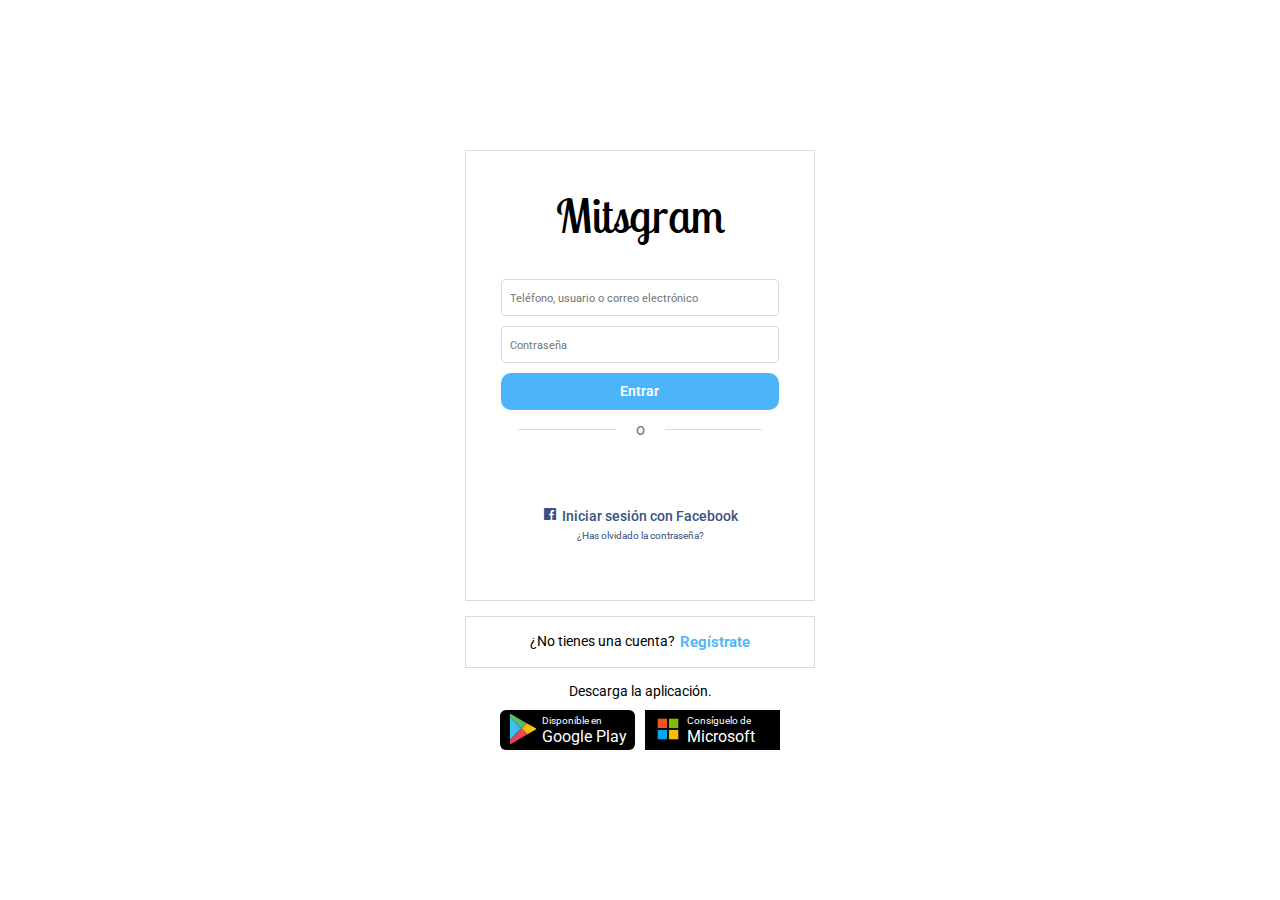
<file: index.html>
<!DOCTYPE html>
<html lang="es">
<head>
  <meta charset="UTF-8">
  <meta name="viewport" content="width=device-width, initial-scale=1.0">
  <link rel="icon" href="">
  <link rel="stylesheet" href="css/login.css">
  <link rel="stylesheet" href="https://cdn.jsdelivr.net/npm/boxicons@latest/css/boxicons.min.css">
  <title>Mitsgram</title>
</head>
<body>
  <div class="container">
      <div class="box_content">
        <div class="box_form_login">
          <div class="border_form">
            <div class="title_social_network">
              <h1>Mitsgram</h1>
            </div>
            <form action="/Clone-Instagram/components/home.html">
              <div class="box_input">
                <input type="text" placeholder="Teléfono, usuario o correo electrónico">
              </div>
              <div class="box_input">
                <input type="password" placeholder="Contraseña">
              </div>
              <div class="box_input">
                <button type="submit">Entrar</button>
              </div>
              <div class="decoration">
                <div></div>o<div></div>
              </div>
              <div class="box_social_facebook">
                <div>
                  <i class='bx bxl-facebook-square'></i>
                  <span>Iniciar sesión con Facebook</span>
                </div>
                <a href="/Clone-Instagram/index.html">¿Has olvidado la contraseña?</a>
              </div>
            </form>
          </div>
          <div class="no_account">
            <span>¿No tienes una cuenta?</span>
            <span>
              <a href="/Clone-Instagram/components/sign_up.html">Regístrate</a>
            </span>
          </div>
        </div>
        <div class="plataformas">
          <span>Descarga la aplicación.</span>
          <div class="box_img_plataformas">
            <div class="box">
                <svg  viewBox="-29.45 0 466.9 466.9" id="Layer_1">
                  <style>.st0{fill:url(#SVGID_1_)}.st1{fill:url(#SVGID_2_)}.st2{fill:url(#SVGID_3_)}.st3{fill:url(#SVGID_4_)}</style>
                  <linearGradient id="SVGID_1_" gradientUnits="userSpaceOnUse" y1="112.094" x2="261.746" y2="112.094"><stop offset="0" stop-color="#63be6b"/><stop offset=".506" stop-color="#5bbc6a"/><stop offset="1" stop-color="#4ab96a"/>
                  </linearGradient><path class="st0" d="M261.7 142.3L15 1.3C11.9-.5 8-.4 5 1.4c-3.1 1.8-5 5-5 8.6 0 0 .1 13 .2 34.4l179.7 179.7 81.8-81.8z"/><linearGradient id="SVGID_2_" gradientUnits="userSpaceOnUse" x1=".152" y1="223.393" x2="179.896" y2="223.393"><stop offset="0" stop-color="#3ec6f2"/><stop offset="1" stop-color="#45afe3"/></linearGradient><path class="st1" d="M.2 44.4C.5 121.6 1.4 309 1.8 402.3L180 224.1.2 44.4z"/><linearGradient id="SVGID_3_" gradientUnits="userSpaceOnUse" x1="179.896" y1="229.464" x2="407.976" y2="229.464"><stop offset="0" stop-color="#faa51a"/><stop offset=".387" stop-color="#fab716"/><stop offset=".741" stop-color="#fac412"/><stop offset="1" stop-color="#fac80f"/></linearGradient><path class="st2" d="M402.9 223l-141.2-80.7-81.9 81.8 92.4 92.4L403 240.3c3.1-1.8 5-5.1 5-8.6 0-3.6-2-6.9-5.1-8.7z"/><linearGradient id="SVGID_4_" gradientUnits="userSpaceOnUse" x1="1.744" y1="345.521" x2="272.296" y2="345.521"><stop offset="0" stop-color="#ec3b50"/><stop offset="1" stop-color="#e7515b"/></linearGradient><path class="st3" d="M1.7 402.3c.2 33.3.3 54.6.3 54.6 0 3.6 1.9 6.9 5 8.6 3.1 1.8 6.9 1.8 10 0l255.3-148.9-92.4-92.4L1.7 402.3z"/>
                </svg>
              <div class="box_dowload_application">
                <span>Disponible en</span>
                <span>Google Play</span>
              </div>
            </div>
            <div class="box">
              <svg viewBox="0 0 32 32" fill="none" >
                <rect x="17" y="17" width="10" height="10" fill="#FEBA08"/>
                <rect x="5" y="17" width="10" height="10" fill="#05A6F0"/>
                <rect x="17" y="5" width="10" height="10" fill="#80BC06"/>
                <rect x="5" y="5" width="10" height="10" fill="#F25325"/>
                </svg>
                <div class="box_dowload_application">
                  <span>Consíguelo de</span>
                  <span>Microsoft </span>
                </div>
            </div>
          </div>
        </div>
      </div>
  </div>
</body>
</html>
</file>
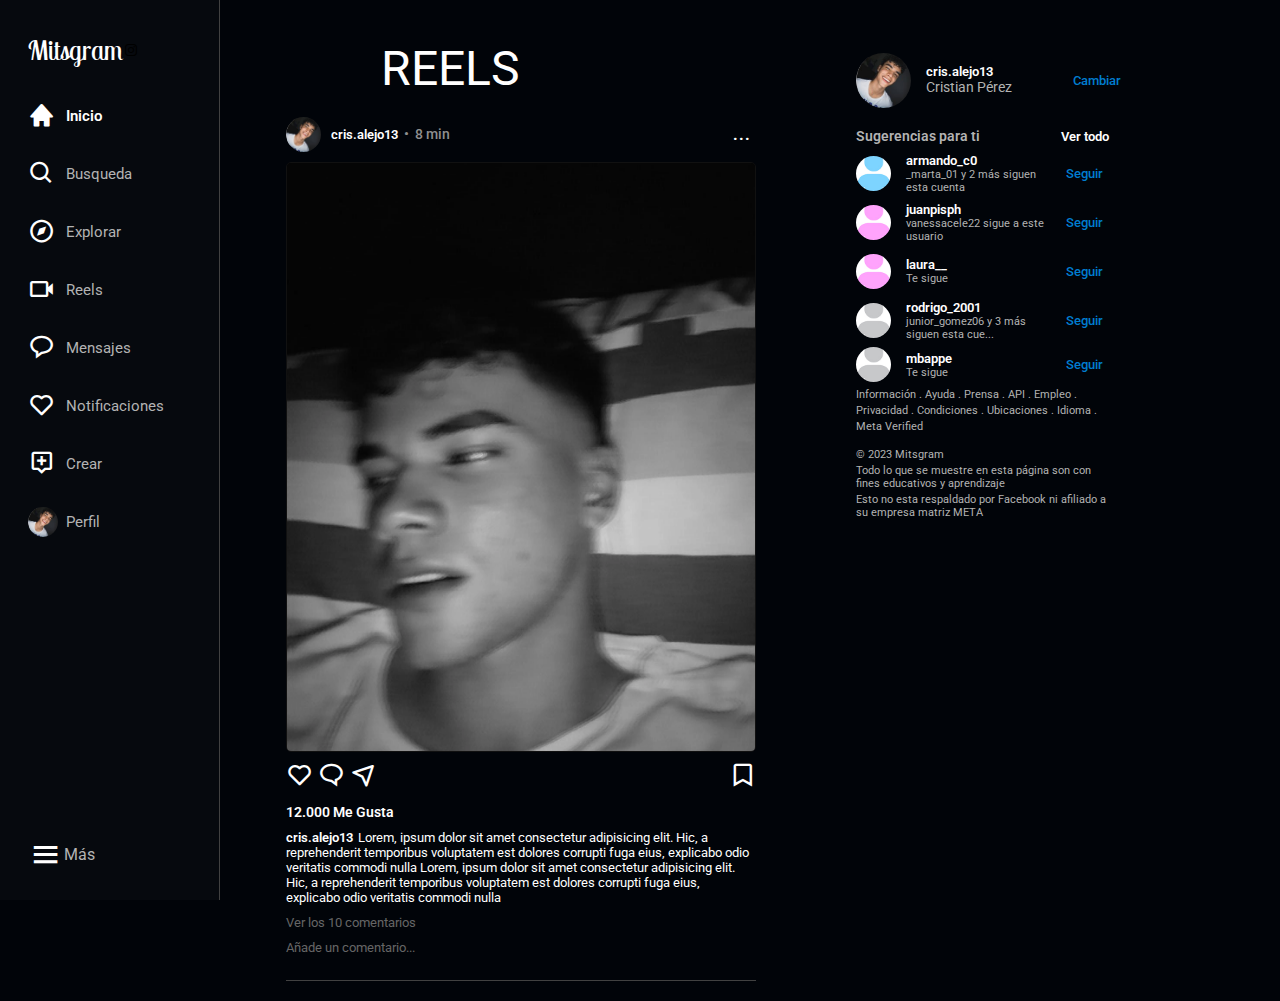
<file: components/home.html>
<!DOCTYPE html>
<html lang="en">
<head>
  <meta charset="UTF-8">
  <meta name="viewport" content="width=device-width, initial-scale=1.0">
  <link rel="icon" href="">
  <link rel="stylesheet" href="../css/home.css">
  <link rel="stylesheet" href="https://cdn.jsdelivr.net/npm/boxicons@latest/css/boxicons.min.css">
  <link rel="stylesheet" href="https://unpkg.com/boxicons@latest/css/boxicons.min.css">
  <title>Mitsgram</title>
</head>
<body>
  <div class="box_aside_home_menu">
    <header>
      <a href="/Clone-Instagram/components/home.html">Mitsgram</a>
      <i class='bx bxl-instagram'></i>
    </header>
    <div class="box_menu">
      <nav>
        <ul>
          <li>
            <a href="/Clone-Instagram/components/home.html">
              <div class="menu_item active">
                <i class='bx bxs-home'></i>
                <span>Inicio</span>
              </div>
            </a>
          </li>
          <li>
            <div class="menu_item">
              <i class='bx bx-search'></i>
              <span>Busqueda</span>
            </div>
          </li>
          <li>
            <div class="menu_item">
              <i class='bx bx-compass'></i>
              <span>Explorar</span>
            </div>
          </li>
          <li>
            <div class="menu_item">
              <i class='bx bx-video'></i>
              <span>Reels</span>
            </div>
          </li>
          <li>
            <a href="/Clone-Instagram/components/inbox.html">
              <div class="menu_item">
                <i class='bx bx-message-rounded'></i>
                <span>Mensajes</span>
              </div>
            </a>
          </li>
          <li>
            <div class="menu_item">
              <i class='bx bx-heart'></i>
              <span>Notificaciones</span>
            </div>
          </li>
          <li>
            <div class="menu_item">
              <i class='bx bx-message-alt-add'></i>
              <span>Crear</span>
            </div>
          </li>
          <li>
            <a href="/Clone-Instagram/components/profile.html">
              <div class="menu_item">
                <div class="user_profile">
                  <img src="../img/user.jpg" alt="Cristian Pérez">
                </div>
                <span>Perfil</span>
              </div>
            </a>
          </li>
        </ul>
      </nav>
    </div>
    <div class="options">
      <div class="grid_options">
        <i class='bx bx-menu' ></i>
        <span>Más</span>
      </div>
    </div>
  </div>
  <div class="content_main">
    <header>
      <div class="title_social_network">
        <a href="/Clone-Instagram/components/home.html">Mitsgram</a>
      </div>
      <div class="reactions_and_messages">
        <div class="notification">
          <i class='bx bx-heart'></i>
        </div>
        <div class="messages">
          <a href="/Clone-Instagram/components/inbox.html"><i class='bx bx-message-rounded'></i></a>
        </div>
      </div>
    </header>
    <div class="grid_main">
      <main>
          <section>
            <div class="reels">
              <div class="box_container_reels">
                <span>Reels</span>
              </div>
            </div>
            <div class="content_publications">
              <div class="box_publications">
                <article>
                  <div class="publication">
                    <header>
                      <div class="profile">
                        <div class="box_img_profile">
                          <img src="../img/user.jpg" alt="">
                        </div>
                        <div class="name_profile">
                          <span>cris.alejo13</span>
                          <span>•</span>
                          <span class="current_time_publication">8 min</span>
                        </div>
                      </div>
                      <div class="options_publications">
                        <button>...</button>
                      </div>
                    </header>
                    <div class="post">
                      <img src="../img/cristian.webp" alt="">
                    </div>
                    <div class="interactivity">
                      <div class="reactions_post">
                        <div class="reactions">
                          <span><i class='bx bx-heart'></i></span>
                          <span><i class='bx bx-message-rounded bx-flip-horizontal' ></i></span>
                          <span><i class='bx bx-navigation'></i></span>
                        </div>
                        <div class="save_post">
                          <span><i class='bx bx-bookmark'></i></span>
                        </div>
                      </div>
                      <div class="likes_post">
                        <span>12.000 Me Gusta</span>
                      </div>
                      <div class="description_post">
                        <p><span id="user_profile">cris.alejo13</span>Lorem, ipsum dolor sit amet consectetur adipisicing elit. Hic, a reprehenderit temporibus voluptatem est dolores corrupti fuga eius, explicabo odio veritatis commodi nulla Lorem, ipsum dolor sit amet consectetur adipisicing elit. Hic, a reprehenderit temporibus voluptatem est dolores corrupti fuga eius, explicabo odio veritatis commodi nulla</p>
                      </div>
                      <div class="comments_post">
                        <span>Ver los 10 comentarios</span>
                      </div>
                      <div class="make_comment">
                        <form>
                          <div class="box_input">
                            <textarea placeholder="Añade un comentario..."></textarea>
                          </div>
                        </form>
                      </div>
                    </div>
                  </div>
                </article>
              </div>
            </div>
          </section>
      </main>
      <div class="suggestion">
        <div class="profile_suggestion">
          <div class="suggestions_box profile">
            <div class="box_img_profile">
              <img src="../img/user.jpg" alt="">
            </div>
            <div class="info_profile">
              <span id="username" class="username">cris.alejo13</span>
              <span id="name" class="name">Cristian Pérez</span>
            </div>
              <button>Cambiar</button>
          </div>
          <div class="suggestions_box list">
            <span>Sugerencias para ti</span>
            <button>Ver todo</button>
          </div>
          <div class="suggestions_box not_followers_friends">
            <div class="friends">
              <div class="box_img_profile">
                <img src="../img/masculino.jpg" alt="">
              </div>
              <div class="info_profile">
                <span id="username" class="username">armando_c0</span>
                <span id="friend_follower" class="friend_follower">_marta_01 y 2 más siguen esta cuenta</span>
              </div>
              <button>Seguir</button>
            </div>
            <div class="friends">
              <div class="box_img_profile">
                <img src="../img/femenino.jpg" alt="">
              </div>
              <div class="info_profile">
                <span id="username" class="username">juanpisph</span>
                <span id="friend_follower" class="friend_follower">vanessacele22 sigue a este usuario</span>
              </div>
              <button>Seguir</button>
            </div>
            <div class="friends">
              <div class="box_img_profile">
                <img src="../img/femenino.jpg" alt="">
              </div>
              <div class="info_profile">
                <span id="username" class="username">laura__</span>
                <span id="friend_follower" class="friend_follower">Te sigue</span>
              </div>
              <button>Seguir</button>
            </div>
            <div class="friends">
              <div class="box_img_profile">
                <img src="../img/default.jpg" alt="">
              </div>
              <div class="info_profile">
                <span id="username" class="username">rodrigo_2001</span>
                <span id="friend_follower" class="friend_follower">junior_gomez06 y 3 más siguen esta cue...</span>
              </div>
              <button>Seguir</button>
            </div>
            <div class="friends">
              <div class="box_img_profile">
                <img src="../img/default.jpg" alt="">
              </div>
              <div class="info_profile">
                <span id="username" class="username">mbappe</span>
                <span id="friend_follower" class="friend_follower">Te sigue</span>
              </div>
              <button>Seguir</button>
            </div>
          </div>
          <div class="suggestion_info_company">
            <div class="box">
              <div>
                <a href="#">Información</a>
                <span>.</span>
                <a href="#">Ayuda</a>
                <span>.</span>
                <a href="#">Prensa</a>
                <span>.</span>
                <a href="#">API</a>
                <span>.</span>
                <a href="#">Empleo</a>
                <span>.</span>
                <a href="#">Privacidad</a>
                <span>.</span>
                <a href="#">Condiciones</a>
                <span>.</span>
                <a href="#">Ubicaciones</a>
                <span>.</span>
                <a href="#">Idioma</a>
                <span>.</span>
                <a href="#">Meta Verified</a>
              </div>
              <div class="copyright">
                <span>© 2023 Mitsgram</span>
                <span>Todo lo que se muestre en esta página son con fines educativos y aprendizaje</span>
                <span>Esto no esta respaldado por Facebook ni afiliado a su empresa matriz META</span>
              </div>
            </div>
          </div>
        </div>
      </div>
    </div>
  </div>
  <div class="more_options" id="more_options">
    <nav>
      <div class="box_option_primary">
        <ul>
          <li>
            <a href="#">
              <div class="select_option">
                <i class='bx bx-cog'></i>
                <span>Configuración</span>
              </div>
            </a>
          </li>
          <li>
            <a href="#">
              <div class="select_option">
                <i class='bx bx-history'></i>
                <span>Tu actividad</span>
              </div>
            </a>
          </li>
          <li>
            <a href="#">
            <div class="select_option">
              <i class='bx bx-bookmark'></i>
              <span>Guardadas</span>
            </div>
          </a>
          </li>
          <li>
            <div class="select_option">
              <i class='bx bx-moon bx-rotate-270'></i>
              <span>Cambiar Aspecto</span>
            </div>
          </li>
          <li>
            <div class="select_option">
              <i class='bx bx-info-circle'></i>
              <span>Informar de un problema</span>
            </div>
          </li>
        </ul>
      </div>
      <div class="decoration"></div>
      <div class="option_account">
        <div class="change_account">
          <span>Cambiar de cuenta</span>
        </div>
        <a href="/Clone-Instagram/">
          <div class="log_out">
            <span>Salir</span>
          </div>
        </a>
      </div>
    </nav>
  </div>
  <script src="../js/popupLogOut.js"></script>
</body>
</html>
</file>
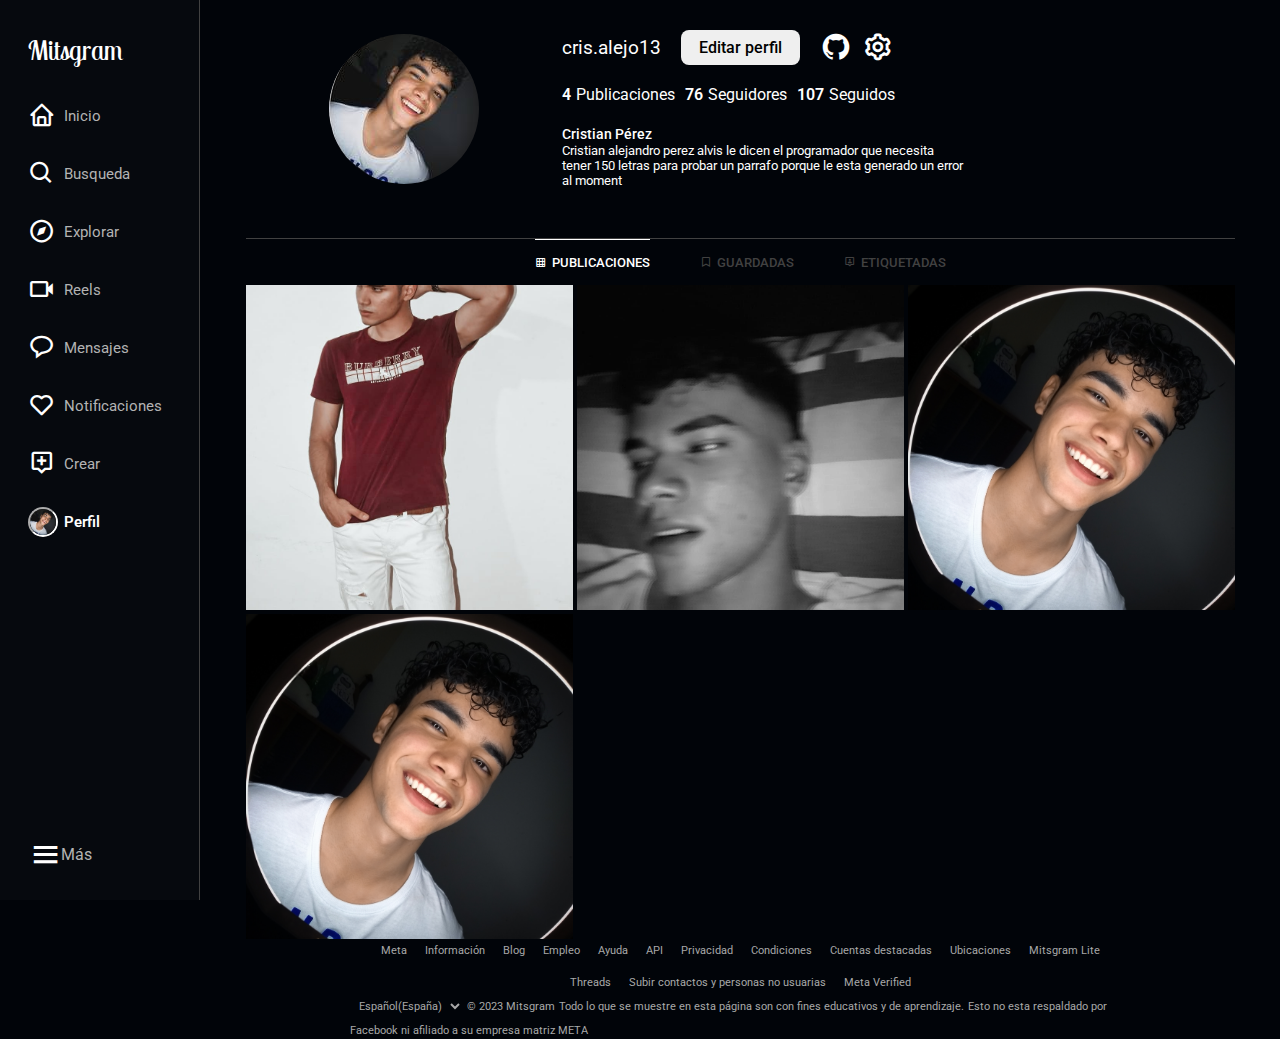
<file: components/profile.html>
<!DOCTYPE html>
<html lang="en">
<head>
  <meta charset="UTF-8">
  <meta name="viewport" content="width=device-width, initial-scale=1.0">
  <link rel="icon" href="">
  <link rel="stylesheet" href="../css/profile.css">
  <link rel="stylesheet" href="https://cdn.jsdelivr.net/npm/boxicons@latest/css/boxicons.min.css">
  <link rel="stylesheet" href="https://unpkg.com/boxicons@latest/css/boxicons.min.css">
  <title>Mitsgram</title>
</head>
<body>
  <div class="box_aside_home_menu">
    <header>
      <a href="/Clone-Instagram/components/home.html">Mitsgram</a>
      <i class='bx bxl-instagram'></i>
    </header>
    <div class="box_menu">
      <nav>
        <ul>
          <li>
            <a href="/Clone-Instagram/components/home.html">
              <div class="menu_item">
                <i class='bx bx-home'></i>
                <span>Inicio</span>
              </div>
            </a>
          </li>
          <li>
            <div class="menu_item">
              <i class='bx bx-search'></i>
              <span>Busqueda</span>
            </div>
          </li>
          <li>
            <div class="menu_item">
              <i class='bx bx-compass'></i>
              <span>Explorar</span>
            </div>
          </li>
          <li>
            <div class="menu_item">
              <i class='bx bx-video'></i>
              <span>Reels</span>
            </div>
          </li>
          <li>
            <a href="/Clone-Instagram/components/inbox.html">
              <div class="menu_item">
                <i class='bx bx-message-rounded'></i>
                <span>Mensajes</span>
              </div>
            </a>
          </li>
          <li>
            <div class="menu_item">
              <i class='bx bx-heart'></i>
              <span>Notificaciones</span>
            </div>
          </li>
          <li>
            <div class="menu_item">
              <i class='bx bx-message-alt-add'></i>
              <span>Crear</span>
            </div>
          </li>
          <li>
            <a href="/Clone-Instagram/components/profile.html">
              <div class="menu_item active">
                <div class="user_profile">
                  <img src="../img/user.jpg" alt="Cristian Pérez">
                </div>
                <span>Perfil</span>
              </div>
            </a>
          </li>
        </ul>
      </nav>
    </div>
    <div class="options">
      <div class="grid_options">
        <i class='bx bx-menu' ></i>
        <span>Más</span>
      </div>
    </div>
  </div>
  <div class="container_profile">
    <section>
      <main>
        <div class="profile_data">
          <div class="box_grid_profile">
            <div class="name_user_profile_mdquery">
              <div class="user_name_mdquery">
                <span>cris.alejo13</span>
                <i class='bx bx-chevron-down'></i>
              </div>
              <div class="user_options_mdquery">
                <div class="box_settings">
                  <a href="https://github.com/Crisops" target="_blank"><i class='bx bxl-github'></i></a></i>
                  <i class='bx bx-cog' ></i>
                </div>
              </div>
            </div>
            <div class="header_profile"> <!--- Primera fila del perfil-->
              <div class="box_img_profile">
                <img src="../img/user.jpg">
              </div>
              <div class="info_profile_box">
                <div class="data_info_box">  <!-- Contendor de datos del perfil -->
                  <div class="info_data_name"> <!-- configuración del perfil y nombre -->
                    <div class="name_and_edit_profile_box">
                      <span id="name_profile">cris.alejo13</span>
                      <button>Editar perfil</button>
                    </div>
                    <div class="box_settings">
                      <a href="https://github.com/Crisops" target="_blank"><i class='bx bxl-github'></i></a></i>
                      <i class='bx bx-cog' ></i>
                    </div>
                  </div>
                  <div class="info_data_activity"> <!-- Publicaciones y seguidores -->
                    <div class="box_numbers_activity">
                      <span id="number_publication">4</span>
                      <span>Publicaciones</span>
                    </div>
                    <div class="box_numbers_activity">
                      <span id="number_follower">76</span>
                      <span>Seguidores</span>
                    </div>
                    <div class="box_numbers_activity">
                      <span id="number_following">107</span>
                      <span>Seguidos</span>
                    </div>
                  </div>
                  <div class="info_data_description">
                    <div class="name_profile">
                      <span id="name_user">Cristian Pérez</span>
                    </div>
                    <div class="presentation">
                      <p>Cristian alejandro perez alvis le dicen el programador que necesita tener 150 letras para probar un parrafo porque le esta generado un error al moment</p>
                    </div>
                  </div>
                </div>
              </div>
              <div class="info_data_description">
                <div class="name_profile">
                  <span id="name_user">Cristian Pérez</span>
                </div>
                <div class="presentation">
                  <p>Cristian alejandro perez alvis le dicen el programador que necesita tener 150 letras para probar un parrafo porque le esta generado un error al moment</p>
                </div>
              </div>
              <div class="name_and_edit_profile_box">
                <button>Editar perfil</button>
                <button>Compartir</button>
              </div>
            </div>
            <div class="btn_sections_profile"><!--- Segunda fila del perfil-->
              <div class="btn_box active">
                <i class='bx bx-grid'></i>
                <div class="btn">
                  <span>Publicaciones</span>
                </div>
              </div>
              <div class="btn_box">
                <i class='bx bx-bookmark'></i>
                <div class="btn">
                  <span>Guardadas</span>
                </div>
              </div>
              <div class="btn_box">
                <i class='bx bx-user-pin'></i>
                <div class="btn">
                  <span>Etiquetadas</span>
                </div>
              </div>
            </div>
            <div class="photos"><!--- Tercera fila del perfil-->
              <div class="collage_photos">
                <div class="box_publication_img">
                  <img src="../img/photo2.jpg" alt="">
                </div>
                <div class="box_publication_img">
                  <img src="../img/cristian.webp" alt="">
                </div>
                <div class="box_publication_img">
                  <img src="../img/photo1.jpg" alt="">
                </div>
                <div class="box_publication_img">
                  <img src="../img/photo1.jpg" alt="">
                </div>
              </div>
            </div>
          </div>
        </div>
      </main>
    </section>
    <div class="footer_info_company">
      <footer>
        <div class="box_links_company">
          <a href="#">Meta</a>
          <a href="#">Información</a>
          <a href="#">Blog</a>
          <a href="#">Empleo</a>
          <a href="#">Ayuda</a>
          <a href="#">API</a>
          <a href="#">Privacidad</a>
          <a href="#">Condiciones</a>
          <a href="#">Cuentas destacadas</a>
          <a href="#">Ubicaciones</a>
          <a href="#">Mitsgram Lite</a>
          <a href="#">Threads</a>
          <a href="#">Subir contactos y personas no usuarias</a>
          <a href="#">Meta Verified</a>
        </div>
        <div class="copyright">
        <select>
          <option value="0">Español(España)</option>
          <option value="1">Japan</option>
          <option value="2">China</option>
          <option value="3">English</option>
          <option value="4">English(UK)</option>
        </select>
        <span>© 2023 Mitsgram</span>
        <span>Todo lo que se muestre en esta página son con fines educativos y de aprendizaje.</span>
        <span>Esto no esta respaldado por Facebook ni afiliado a su empresa matriz META</span>
        </div>
      </footer>
    </div>
  </div>
  <div class="more_options" id="more_options">
    <nav>
      <div class="box_option_primary">
        <ul>
          <li>
            <a href="#">
              <div class="select_option">
                <i class='bx bx-cog'></i>
                <span>Configuración</span>
              </div>
            </a>
          </li>
          <li>
            <a href="#">
              <div class="select_option">
                <i class='bx bx-history'></i>
                <span>Tu actividad</span>
              </div>
            </a>
          </li>
          <li>
            <a href="#">
            <div class="select_option">
              <i class='bx bx-bookmark'></i>
              <span>Guardadas</span>
            </div>
          </a>
          </li>
          <li>
            <div class="select_option">
              <i class='bx bx-moon bx-rotate-270'></i>
              <span>Cambiar Aspecto</span>
            </div>
          </li>
          <li>
            <div class="select_option">
              <i class='bx bx-info-circle'></i>
              <span>Informar de un problema</span>
            </div>
          </li>
        </ul>
      </div>
      <div class="decoration"></div>
      <div class="option_account">
        <div class="change_account">
          <span>Cambiar de cuenta</span>
        </div>
        <a href="/Clone-Instagram/">
          <div class="log_out">
            <span>Salir</span>
          </div>
        </a>
      </div>
    </nav>
  </div>
  <script src="../js/popupLogOut.js"></script>
</body>
</html>
</file>
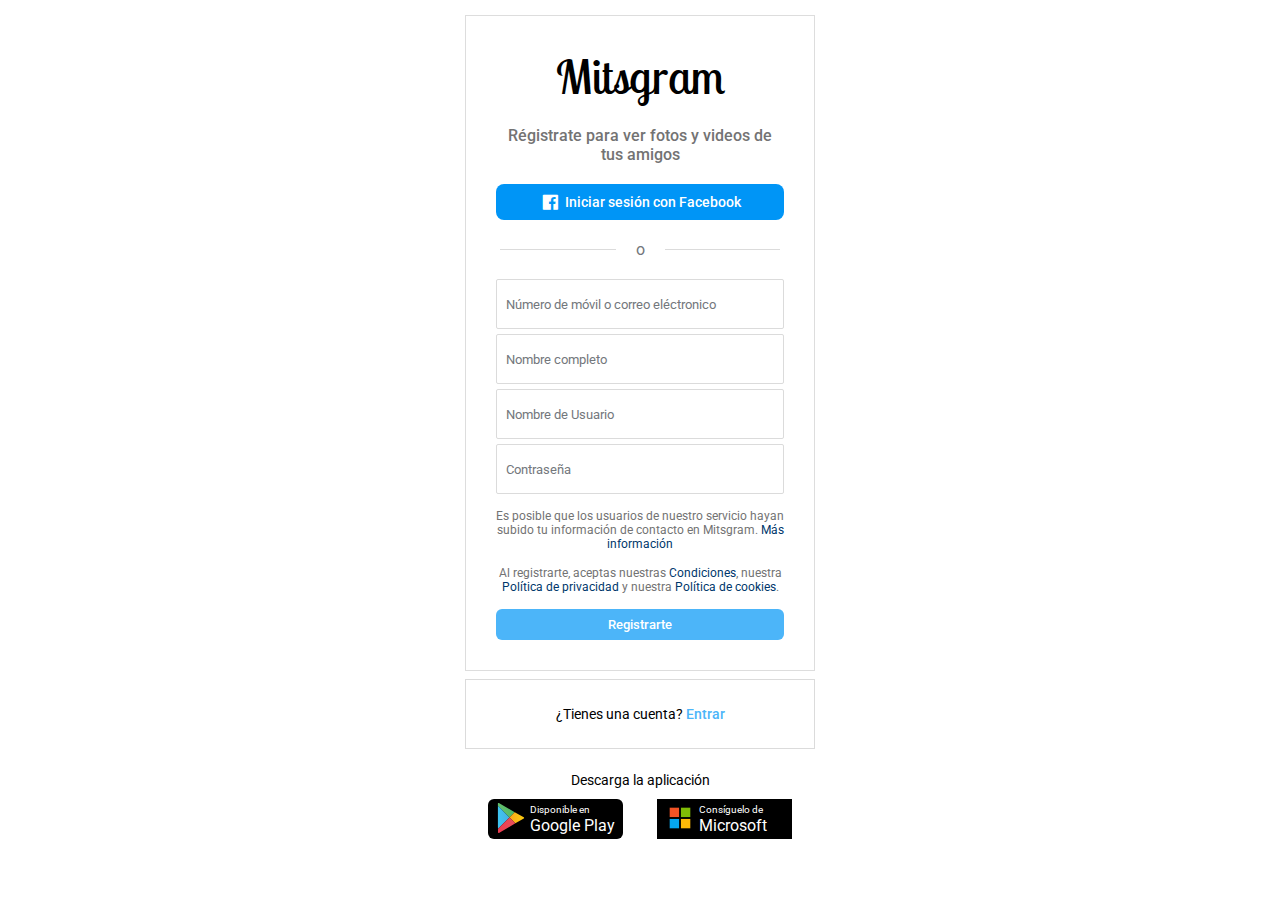
<file: components/sign_up.html>
<!DOCTYPE html>
<html lang="en">
<head>
  <meta charset="UTF-8">
  <meta name="viewport" content="width=device-width, initial-scale=1.0">
  <link rel="stylesheet" href="../css/sign_up.css">
  <link rel="stylesheet" href="https://cdn.jsdelivr.net/npm/boxicons@latest/css/boxicons.min.css">
  <link rel="icon" href="">
  <title>Sign Up | Mitsgram</title>
</head>
<body>
  <div class="container_sign_up">
    <div class="grid_form_sign_form">
      <div class="box_content_main">
        <div class="tittle_sign">
          <h1>Mitsgram</h1>
        </div>
        <div class="text_info">
          <p>Régistrate para ver fotos y videos de tus amigos</p>
        </div>
        <div class="box_social_network">
          <button><i class='bx bxl-facebook-square'></i>Iniciar sesión con Facebook</button>
        </div>
        <div class="decoration">
          <div></div>o<div></div>
        </div>
        <form>
          <div class="box_input">
            <span>Número de móvil o correo eléctronico</span>
            <input id="input_data" type="text" autocomplete="off">
          </div>
          <div class="box_input">
            <span>Nombre completo</span>
            <input id="input_data" type="text" autocomplete="off">
          </div>
          <div class="box_input">
            <span>Nombre de Usuario</span>
            <input id="input_data" type="text" autocomplete="off">
          </div>
          <div class="box_input">
            <span id="psd">Contraseña</span>
            <span id="show">Ocultar</span>
            <input id="input_data" class="password" type="text" autocomplete="off">
          </div>
          <div class="info_users">
            <p>Es posible que los usuarios de nuestro servicio hayan subido tu información de contacto en Mitsgram.
            <a href="#">Más información</a></p>
          </div>
          <div class="info_terminos">
            <p>Al registrarte, aceptas nuestras <a href="#">Condiciones</a>, nuestra <a href="#">Política de privacidad</a> y nuestra <a href="#">Política de cookies</a>.</p>
          </div>
          <div class="btn_sig_up">
            <button>Registrarte</button>
          </div>
        </form>
      </div>
      <div class="box_exists_account">
        <span>¿Tienes una cuenta? <a href="/Clone-Instagram/">Entrar</a></span>
      </div>
      <div class="box_dowloand_application">
        <span>Descarga la aplicación</span>
          <div class="box_img_plataformas">
            <div class="box">
                <svg  viewBox="-29.45 0 466.9 466.9" id="Layer_1">
                  <style>.st0{fill:url(#SVGID_1_)}.st1{fill:url(#SVGID_2_)}.st2{fill:url(#SVGID_3_)}.st3{fill:url(#SVGID_4_)}</style>
                  <linearGradient id="SVGID_1_" gradientUnits="userSpaceOnUse" y1="112.094" x2="261.746" y2="112.094"><stop offset="0" stop-color="#63be6b"/><stop offset=".506" stop-color="#5bbc6a"/><stop offset="1" stop-color="#4ab96a"/>
                  </linearGradient><path class="st0" d="M261.7 142.3L15 1.3C11.9-.5 8-.4 5 1.4c-3.1 1.8-5 5-5 8.6 0 0 .1 13 .2 34.4l179.7 179.7 81.8-81.8z"/><linearGradient id="SVGID_2_" gradientUnits="userSpaceOnUse" x1=".152" y1="223.393" x2="179.896" y2="223.393"><stop offset="0" stop-color="#3ec6f2"/><stop offset="1" stop-color="#45afe3"/></linearGradient><path class="st1" d="M.2 44.4C.5 121.6 1.4 309 1.8 402.3L180 224.1.2 44.4z"/><linearGradient id="SVGID_3_" gradientUnits="userSpaceOnUse" x1="179.896" y1="229.464" x2="407.976" y2="229.464"><stop offset="0" stop-color="#faa51a"/><stop offset=".387" stop-color="#fab716"/><stop offset=".741" stop-color="#fac412"/><stop offset="1" stop-color="#fac80f"/></linearGradient><path class="st2" d="M402.9 223l-141.2-80.7-81.9 81.8 92.4 92.4L403 240.3c3.1-1.8 5-5.1 5-8.6 0-3.6-2-6.9-5.1-8.7z"/><linearGradient id="SVGID_4_" gradientUnits="userSpaceOnUse" x1="1.744" y1="345.521" x2="272.296" y2="345.521"><stop offset="0" stop-color="#ec3b50"/><stop offset="1" stop-color="#e7515b"/></linearGradient><path class="st3" d="M1.7 402.3c.2 33.3.3 54.6.3 54.6 0 3.6 1.9 6.9 5 8.6 3.1 1.8 6.9 1.8 10 0l255.3-148.9-92.4-92.4L1.7 402.3z"/>
                </svg>
              <div class="box_dowload_application">
                <span>Disponible en</span>
                <span>Google Play</span>
              </div>
            </div>
            <div class="box">
              <svg viewBox="0 0 32 32" fill="none" >
                <rect x="17" y="17" width="10" height="10" fill="#FEBA08"/>
                <rect x="5" y="17" width="10" height="10" fill="#05A6F0"/>
                <rect x="17" y="5" width="10" height="10" fill="#80BC06"/>
                <rect x="5" y="5" width="10" height="10" fill="#F25325"/>
                </svg>
                <div class="box_dowload_application">
                  <span>Consíguelo de</span>
                  <span>Microsoft </span>
                </div>
            </div>
          </div>
      </div>
    </div>
  </div>
  <script src="../js/sign_up.js"></script>
</body>
</html>
</file>
<file: css/login.css>
@import url('https://fonts.googleapis.com/css2?family=Lobster+Two:ital,wght@0,400;0,700;1,400;1,700&family=Roboto:ital,wght@0,100;0,300;0,400;0,500;0,700;0,900;1,100;1,300;1,400;1,500;1,700;1,900&display=swap');


*{
  margin: 0;
  padding: 0;
  box-sizing: border-box;
  font-family: 'Roboto', sans-serif;
}

body{
  display: flex;
  justify-content: center;
  align-items: center;
  min-height: 100vh;
}

.container{
  position: relative;
  display: flex;
  min-width: 350px;
  height: 600px;
}

.container  .box_content {
  display: flex;
  justify-content: center;
  flex-direction: column;
  align-items: center;
  width: 100%;
  height: 100%;
}

.container  .box_content .box_form_login{
  position: relative;
  display: flex;
  flex-direction: column;
  width: 100%;
  height: 100%;
  gap: 15px;
}


.container  .box_content .box_form_login .border_form{
  display: flex;
  flex-direction: column;
  width: 100%;
  height: 100%;
  border: 1px solid #DBDBDB;
}

.container  .box_content .box_form_login .border_form .title_social_network{
  display: flex;
  justify-content: center;
  align-items: center;
  width: 100%;
  height: 30%;
}

.container  .box_content .box_form_login .border_form .title_social_network h1{
  font-family: 'Lobster Two', cursive;
  font-weight: 500;
  font-size: 3rem;
}
.container  .box_content .box_form_login .border_form form{
  display: flex;
  flex-direction: column;
  align-items: center;
  width: 100%;
  height: 75%;
  gap: 10px;
}

.container  .box_content .box_form_login .border_form form .box_input{
  position: relative;
  width: 80%;
}

.container  .box_content .box_form_login .border_form form .box_input input{
  outline: none;
  border: 1px solid #DBDBDB;
  width: 100%;
  padding: 10px 20px 10px 8px;
  border-radius: 4px;
}

.container  .box_content .box_form_login .border_form form .box_input input::placeholder{
  color: #737373;
  font-size: .7rem;
}

.container  .box_content .box_form_login .border_form form .box_input button{
  width: 100%;
  outline: none;
  border: none;
  color: #fff;
  background: #4CB5F9;
  font-size: .9rem;
  font-weight: 600;
  border-radius: 10px;
  padding: 10px 20px;
  cursor: pointer;
}

.container  .box_content .box_form_login .border_form form .decoration{
  display: flex;
  width: 70%;
  gap: 20px;
  align-items: center;
  color: #73777C;
}
.container  .box_content .box_form_login .border_form form .decoration div{
  flex-grow: 1;
  height: 1px;
  background: #DBDBDB;
}


.container  .box_content .box_form_login .border_form form .box_social_facebook{
  flex-grow: 1;
  display: flex;
  gap: 4px;
  flex-direction: column;
  justify-content: center;
  align-items: center;
}


.container  .box_content .box_form_login .border_form form .box_social_facebook i,
.container  .box_content .box_form_login .border_form form .box_social_facebook span{
  color: #385185;
}

.container  .box_content .box_form_login .border_form form .box_social_facebook span{
  font-weight: 500;
  font-size: .9rem;
}

.container  .box_content .box_form_login .border_form form .box_social_facebook a{
  text-decoration: none;
}

.container  .box_content .box_form_login .border_form form .box_social_facebook a{
  color: #385185;
  font-size: .65rem;
}

.container  .box_content .box_form_login .border_form form .box_social_facebook a:hover{
  color: #26375c;
  text-decoration: underline;
}


.container  .box_content .box_form_login .no_account{
  display: flex;
  /* width: 100%; */
  height: 60px;
  justify-content: center;
  align-items: center;
  /* flex-grow: 1; */
  gap: 5px;
  border: 1px solid #DBDBDB;
}

.container  .box_content .box_form_login .no_account span:nth-child(1){
  font-size: .9rem;
}

.container  .box_content .box_form_login .no_account span:nth-child(2){
  font-size: .95rem;
  font-weight: 600;
}

.container  .box_content .box_form_login .no_account a{
  text-decoration: none;
  color: #4CB5F9;
}

.container  .box_content .box_form_login .no_account a:hover{
  text-decoration: underline;
}

.container  .box_content .plataformas{
  display: flex;
  flex-direction: column;
  /* height: 20%; */
  justify-content: space-evenly;
  align-items: center;
  gap: 10px;
  margin-top: 15px;
}

.container  .box_content .plataformas span{
  font-size: .9rem;
}

.container  .box_content .plataformas .box_img_plataformas{
  display: flex;
  flex-direction: row;
  justify-content: space-evenly;
  align-items: center;
  gap: 10px;
  width: 100%;
}

.container  .box_content .plataformas .box_img_plataformas .box{
  position: relative;
  display: grid;
  grid-template-columns: max-content 93%;
  width: 135px;
  height: 40px;
  padding: 4px 8px;
  background-color: black;
}

.container  .box_content .plataformas .box_img_plataformas .box:nth-child(1){
  border-radius: 6px;
}

.container  .box_content .plataformas .box_img_plataformas .box svg{
  width: 30px;
}

.container  .box_content .plataformas .box_img_plataformas .box .box_dowload_application{
  display: flex;
  flex-direction: column;
  margin-left: 4px;
  justify-content: space-around;
}

.container  .box_content .plataformas .box_img_plataformas .box .box_dowload_application span{
  font-size: 10px;
  color: #fff;
}

.container  .box_content .plataformas .box_img_plataformas .box .box_dowload_application span:nth-child(2){
  font-size: 16px;
}
</file>
<file: css/home.css>
@import url('https://fonts.googleapis.com/css2?family=Lobster+Two:ital,wght@0,400;0,700;1,400;1,700&family=Roboto:ital,wght@0,100;0,300;0,400;0,500;0,700;0,900;1,100;1,300;1,400;1,500;1,700;1,900&display=swap');


*{
  padding: 0;
  margin: 0;
  box-sizing: border-box;
  font-family: 'Roboto', sans-serif;
}

html{
  font-size: 16px;
  --border: #414141;
  --hv-bg: rgba(38, 38, 38, .4);
  --color-letter: #A8A8A8;
  --color-meta: #0095F6;
  --font-size-letter: .9rem;
  --font-size-description: .8rem;
  --font-size-icon-menu-aside: 1.7rem;
  --border-box-img-post: #111111;
}



body{
  min-height: 100vh;
  background: #010409;
}

.box_aside_home_menu{
  position: fixed;
  top: 0;
  left: 0;
  width: 13%;
  height: 100vh;
  min-width: 220px;
  background: #06090e;
  padding: 20px 10px 10px 20px;
  border-right: 1px solid var(--border);
}

.box_aside_home_menu header{
  position: relative;
  top: 0;
  left: 0;
  width: 100%;
  height: 7%;
  display: flex;
  align-items: center;
  cursor: pointer;
}

.box_aside_home_menu header a{
  text-decoration: none;
  font-family: 'Lobster Two', cursive;
  font-weight: 500;
  font-size: 1.7rem;
  color: #fff;
  padding-left: 8px;
}

.box_aside_home_menu .box_menu{
  position: relative;
  top: 0;
  left: 0;
  width: 100%;
  height: 86%;
  display: flex;
}

.box_aside_home_menu .box_menu nav{
  margin-top: 10px;
  flex-grow: 1;
}

.box_aside_home_menu .box_menu nav ul{
  display: flex;
  flex-direction: column;
  gap: 8px;
}

.box_aside_home_menu .box_menu nav ul li{
  list-style: none;
  border-radius: 8px;
  height: 50px;
  transition: .5s;
}

.box_aside_home_menu .box_menu nav ul li{
  display: flex;
  align-items: center;
  padding-left: 8px;
  cursor: pointer;
}

.box_aside_home_menu .box_menu nav ul li a{
  text-decoration: none;
  flex-grow: 1;
}


.box_aside_home_menu .box_menu nav ul li:hover{
  background: rgba(38, 38, 38, .4);
}

.box_aside_home_menu .box_menu nav ul li .menu_item{
  display: grid;
  grid-template-columns: 10% 1fr;
  gap: 20px;
  flex-grow: 1;
}

.box_aside_home_menu .box_menu nav ul li .menu_item > span{
  align-self: center;
  color: #b3b3b3;
  font-size: .96rem;
  font-weight: 400;
}


.box_aside_home_menu .box_menu nav ul li .menu_item.active span{
  font-weight: 600;
  color: #fff;
}



.box_aside_home_menu .box_menu nav ul li .menu_item i{
  color: #fff;
  font-size: 1.7rem;
  font-weight: 300;
}


.box_aside_home_menu .box_menu nav ul li .menu_item .user_profile{
  position: relative;
  width: 30px;
  height: 30px;
}

.box_aside_home_menu .box_menu nav ul li .menu_item .user_profile img{
  position: absolute;
  width: 100%;
  height: 100%;
  object-fit: cover;
  border-radius: 50%;
}


.box_aside_home_menu .options{
  display: flex;
  width: 100%;
  border-radius: 8px;
  transition: .5s;
  padding: 8px;
}

.more_options{
  position: fixed;
  width: 260px;
  height: 400px;
  bottom: 80px;
  left: 20px;
  border-radius: 8px;
  background: #262626;
  visibility: hidden;
  opacity: 0;
}

.more_options.active{
  visibility: visible;
  opacity: 1;
}

.more_options nav{
  position: relative;
  display: flex;
  flex-direction: column;
  height: 100%;
  cursor: auto;
}

.more_options nav .decoration{
  position: relative;
  width: 100%;
  height: 5px;
  background: #414141;
}

.more_options nav .option_account{
  position: relative;
  display: flex;
  flex-direction: column;
  padding: 10px;
}

.more_options nav .option_account a{
  text-decoration: none;
}

.more_options nav .option_account .change_account,
.more_options nav .option_account a .log_out{
  padding: 15px;
}

.more_options nav .option_account .change_account span,
.more_options nav .option_account a .log_out span{ 
  color: #cecece;
  font-size: .9rem;
}

.more_options nav .option_account .change_account:hover,
.more_options nav .option_account a .log_out:hover{
  background: #414141;
  border-radius: 8px;
  cursor: pointer;
}

.more_options nav .box_option_primary{
  display: flex;
  padding: 10px;
  flex-grow: 1;
}

.more_options nav ul{
  position: relative;
  display: flex;
  flex-direction: column;
  gap: 1px;
  flex-grow: 1;
}

.more_options nav ul li{
  list-style: none;
  padding: 15px;
  flex-grow: 1;
}

.more_options nav ul li:hover{
  background: #414141;
  border-radius: 8px;
  cursor: pointer;
}

.more_options nav ul li a{
  text-decoration: none;
}

.more_options nav ul li a .select_option,
.more_options nav ul li .select_option{
  display: flex;
  gap: 8px;
  align-items: center;
}

.more_options nav ul li a .select_option i,
.more_options nav ul li .select_option i{
  font-size: 1.2rem;
}

.more_options nav ul li a .select_option i,
.more_options nav ul li a .select_option span,
.more_options nav ul li .select_option i,
.more_options nav ul li .select_option span{
  color: #cecece;
}

.more_options nav ul li a .select_option span,
.more_options nav ul li .select_option span{
  font-size: .9rem;
}

.box_aside_home_menu .options .grid_options{
  display: grid;
  width: 100%;
  grid-template-columns: 15% 1fr;
  gap: 10px;
}

.box_aside_home_menu .options .grid_options i{
  color: #fff;
  font-size: 2.2rem;
  font-weight: 300;
}

.box_aside_home_menu .options .grid_options span{
  align-self: center;
}

.box_aside_home_menu .options .grid_options span{
  font-size: 1rem;
  color: #b3b3b3;
}

.box_aside_home_menu .options:hover{
  background: rgba(38, 38, 38, .4);
  cursor: pointer;
}


.content_main{
  position: relative;
  margin-left: 250px;
}

.content_main header{
  display: none;
}


.content_main .grid_main{
  display: grid;
  grid-template-columns: 1fr 40%;
  gap: 100px;
}


.content_main .grid_main main{
  position: relative;
}

.content_main .grid_main main section{
  margin-top: 40px;
  position: relative;
  width: 100%;
  height: calc(100% - 40px);
  display: grid;
  grid-template-rows: max-content 1fr;
  row-gap: 20px;
}

/*-----------Construción de historias instagram-----------*/

.content_main .grid_main main section .reels{
  display: flex;
  justify-content: flex-end;
  position: relative;
  width: 100%;
  height: 100%;
}

.content_main .grid_main main section .reels .box_container_reels{
  position: relative;
  width: 70%;
  max-width: 1000px;
}

.content_main .grid_main main section .reels .box_container_reels span{
  color: #fff;
  text-transform: uppercase;
  font-size: 3rem;
}









/*-------- Construción de historias instagram----------*/




.content_main .grid_main main section .content_publications{
  display: flex;
  justify-content: flex-end;
  width: 100%;
}

.content_main .grid_main main section .content_publications .box_publications{
  display: flex;
  flex-direction: column;
  width: 58%;
  gap: 20px;
  /* background: rgba(255, 255, 255, .2); */
}


.content_main .grid_main main section .content_publications .box_publications article{
  display: flex;
  position: relative;
  width: 100%;
  /* height: 100%; */
  max-width: 470px;
  /* height: 800px; */
  /* background: red; */
  margin-bottom: 20px;
}

.content_main .grid_main main section .content_publications .box_publications article:nth-child(1){
  margin-bottom: 20px;
}

.content_main .grid_main main section .content_publications .box_publications article .publication{
  position: relative;
  display: grid;
  grid-template-rows: max-content 1fr; /*La fila 3 crece implicitamente*/
  height: inherit;
  border-bottom: 1px solid #414141;
}

.content_main .grid_main main section .content_publications .box_publications article .publication header{
  display: flex;
  flex-direction: row;
  justify-content: space-between;
  align-items: center;
  padding-bottom: 10px;
}

.content_main .grid_main main section .content_publications .box_publications article .publication header .profile{
  position: relative;
  display: grid;
  grid-template-columns: max-content 1fr;
  flex-grow: 1;
}

.content_main .grid_main main section .content_publications .box_publications article .publication header .profile .box_img_profile{
  position: relative;
  width: 35px;
  height: 35px;
}

.content_main .grid_main main section .content_publications .box_publications article .publication header .profile .box_img_profile img{
  position: absolute;
  width: 100%;
  height: 100%;
  object-fit: cover;
  border-radius: 50%;
}


.content_main .grid_main main section .content_publications .box_publications article .publication header .profile .name_profile{
  display: grid;
  grid-template-columns: max-content max-content max-content;
  place-items: center;
  padding-left: 10px;
  column-gap: 6px;
}

.content_main .grid_main main section .content_publications .box_publications article .publication header .profile .name_profile span{
  color: #8F8F8F;
  font-weight: 500;
  font-size: .9rem;
}

.content_main .grid_main main section .content_publications .box_publications article .publication header .profile .name_profile span:nth-child(1){
  color: #fff;
  font-size: .8rem;
  font-weight: 600;
}

.content_main .grid_main main section .content_publications .box_publications article .publication header .options_publications{
  display: flex;
}

.content_main .grid_main main section .content_publications .box_publications article .publication header .options_publications button{
  outline: none;
  border: none;
  background: none;
  padding: 5px;
  font-size: 1.02rem;
  letter-spacing: 1px;
  color: #fff;
  font-weight: 700;
  cursor: pointer;
}

.content_main .grid_main main section .content_publications .box_publications article .publication header .options_publications button:hover{
  color: #666666;
}


.content_main .grid_main main section .content_publications .box_publications article .publication .post{
  position: relative;
  display: block;
  width: 100%;
  padding-bottom: 125%;
  /* height: 100%; */
  border-radius: 5px;
  overflow: hidden;
  border: thin solid var(--border-box-img-post);
}

.content_main .grid_main main section .content_publications .box_publications article .publication .post img{
  position: absolute;
  width: 100%;
  height: 100%;
  object-fit: cover;
}


.content_main .grid_main main section .content_publications .box_publications article .publication .interactivity{
  position: relative;
  display: flex;
  flex-direction: column;
  gap: 10px;
}

.content_main .grid_main main section .content_publications .box_publications article .publication .interactivity .reactions_post{
  display: flex;
  justify-content: space-between;
  padding-top: 10px;
}

.content_main .grid_main main section .content_publications .box_publications article .publication .interactivity .reactions_post .reactions{
  display: flex;
  align-items: center;
  gap: 5px;
}

.content_main .grid_main main section .content_publications .box_publications article .publication .interactivity .reactions_post .reactions span,
.content_main .grid_main main section .content_publications .box_publications article .publication .interactivity .save_post span{
  font-size: 1.7rem;
  color: #fff;
  cursor: pointer;
}

.content_main .grid_main main section .content_publications .box_publications article .publication .interactivity .reactions_post .reactions span i,
.content_main .grid_main main section .content_publications .box_publications article .publication .interactivity .save_post span i{
  font-weight: 100;
}

.content_main .grid_main main section .content_publications .box_publications article .publication .interactivity .reactions_post .reactions span i:hover,
.content_main .grid_main main section .content_publications .box_publications article .publication .interactivity .save_post span i:hover{
  color: #666666;
}

.content_main .grid_main main section .content_publications .box_publications article .publication .interactivity .likes_post{
  display: flex;
}

.content_main .grid_main main section .content_publications .box_publications article .publication .interactivity .likes_post span{
  font-size: .85rem;
  color: #fff;
  font-weight: 600;
  cursor: pointer;
}

.content_main .grid_main main section .content_publications .box_publications article .publication .interactivity .description_post{
  display: flex;
  flex-wrap: wrap;
}


.content_main .grid_main main section .content_publications .box_publications article .publication .interactivity .description_post p{
  font-size: .8rem;
  color: #fff;  
}

.content_main .grid_main main section .content_publications .box_publications article .publication .interactivity .description_post p span{
  font-size: .8rem;
  color: #fff;
  font-weight: 600;
  margin-right: 5px;
}

.content_main .grid_main main section .content_publications .box_publications article .publication .interactivity .comments_post{
  display: flex;
}

.content_main .grid_main main section .content_publications .box_publications article .publication .interactivity .comments_post span{
  color: #666666;
  font-size: .8rem;
}

.content_main .grid_main main section .content_publications .box_publications article .publication .interactivity .comments_post span:hover{
  text-decoration: underline;
  cursor: pointer;
}

.content_main .grid_main main section .content_publications .box_publications article .publication .interactivity .make_comment{
  display: flex;
  height: 40px;
}

.content_main .grid_main main section .content_publications .box_publications article .publication .interactivity .make_comment form{
  flex-grow: 1;
}

.content_main .grid_main main section .content_publications .box_publications article .publication .interactivity .make_comment form .box_input{
  position: relative;
  width: 100%;
  height: 100%;
}

.content_main .grid_main main section .content_publications .box_publications article .publication .interactivity .make_comment form .box_input textarea{
  position: absolute;
  outline: none;
  background: none;
  border: none;
  width: 100%;
  height: 100%;
  font-size: .8rem;
  resize: none;
  color: #fff;
  padding-right: 80px;
}

.content_main .grid_main main section .content_publications .box_publications article .publication .interactivity .make_comment form .box_input textarea::placeholder{
  color: #666666;
}


.content_main .grid_main .suggestion{
  width: 100%;
  height: 100vh;
}

.content_main .grid_main .suggestion .profile_suggestion{
  margin-top: 40px;
}

.content_main .grid_main .suggestion .profile_suggestion{
  display: grid;
  grid-template-rows: 80px 20px 230px max-content;
  gap: 6px;
}

.content_main .grid_main .suggestion .profile_suggestion .suggestions_box.profile{
  display: grid;
  grid-template-columns: max-content 25% 100px;
  place-items: center;
  gap: 15px;
}

.content_main .grid_main .suggestion .profile_suggestion .suggestions_box.profile .box_img_profile{
  position: relative;
  width: 55px;
  height: 55px;
}

.content_main .grid_main .suggestion .profile_suggestion .suggestions_box.profile .box_img_profile img,
.content_main .grid_main .suggestion .profile_suggestion .suggestions_box.not_followers_friends .friends .box_img_profile img{
  position: absolute;
  width: 100%;
  height: 100%;
  object-fit: cover;
  border-radius: 50%;
}

.content_main .grid_main .suggestion .profile_suggestion .suggestions_box.profile .info_profile,
.content_main .grid_main .suggestion .profile_suggestion .suggestions_box.not_followers_friends .friends .info_profile{
  position: relative;
  width: 100%;
  height: 100%;
}

.content_main .grid_main .suggestion .profile_suggestion .suggestions_box.profile .info_profile,
.content_main .grid_main .suggestion .profile_suggestion .suggestions_box.not_followers_friends .friends .info_profile{
  display: flex;
  flex-direction: column;
  justify-content: center;
}

.content_main .grid_main .suggestion .profile_suggestion .suggestions_box.profile .info_profile span:nth-child(1),
.content_main .grid_main .suggestion .profile_suggestion .suggestions_box.not_followers_friends .friends .info_profile span:nth-child(1){
  color: #fff;
  font-weight: 600;
  font-size: .8rem;
}

.content_main .grid_main .suggestion .profile_suggestion .suggestions_box.profile .info_profile span:nth-child(2){
  color: #b3b3b3;
  font-size: .9rem;
}

.content_main .grid_main .suggestion .profile_suggestion .suggestions_box.profile button,
.content_main .grid_main .suggestion .profile_suggestion .suggestions_box.not_followers_friends .friends button{
  background: none;
  outline: none;
  border: none;
  color: #007DD0;
  font-weight: 500;
  font-size: .8rem;
  cursor: pointer;
}

.content_main .grid_main .suggestion .profile_suggestion .suggestions_box.profile button:hover,
.content_main .grid_main .suggestion .profile_suggestion .suggestions_box.not_followers_friends .friends button:hover{
 color: #fff;
}

.content_main .grid_main .suggestion .profile_suggestion .suggestions_box.list{
  width: calc(10% + 25% + 100px + 5px);
  display: flex;
  justify-content: space-between;
  align-items: center;
}

.content_main .grid_main .suggestion .profile_suggestion .suggestions_box.list span{
  color: #b3b3b3;
  font-size: .85rem;
  font-weight: 600;
}

.content_main .grid_main .suggestion .profile_suggestion .suggestions_box.list button{
  border: none;
  outline: none;
  background: none;
  color: #fff;
  font-size: .8rem;
  font-weight: 600;
  cursor: pointer;
}

.content_main .grid_main .suggestion .profile_suggestion .suggestions_box.list button:hover{
  color: #b3b3b3;
}

.content_main .grid_main .suggestion .profile_suggestion .not_followers_friends{
  width: calc(10% + 25% + 100px + 5px);
  height: 100%;
  display: grid;
  grid-template-rows: repeat(4, 1fr);
  gap: 5px;
}

.content_main .grid_main .suggestion .profile_suggestion .not_followers_friends .friends{
  display: grid;
  grid-template-columns: max-content 1fr 50px;
  place-items: center;
  column-gap: 15px;
}

.content_main .grid_main .suggestion .profile_suggestion .suggestions_box.not_followers_friends .friends .box_img_profile{
  position: relative;
  width: 35px;
  height: 35px;
}

.content_main .grid_main .suggestion .profile_suggestion .suggestions_box.not_followers_friends .friends .info_profile span:nth-child(2){
  color: #b3b3b3;
  font-size: .7rem;
}


.content_main .grid_main .suggestion .profile_suggestion .suggestion_info_company{
  display: flex;
  align-items: center;
}

.content_main .grid_main .suggestion .profile_suggestion .box{
  display: grid;
  grid-template-rows: repeat(2, auto);
  width: calc(10% + 25% + 100px + 5px);
  row-gap: 15px;
}

.content_main .grid_main .suggestion .profile_suggestion .box div{
  display: flex;
  flex-wrap: wrap;
  gap: 3px;
}

.content_main .grid_main .suggestion .profile_suggestion .box div > a,
.content_main .grid_main .suggestion .profile_suggestion .box div > span{
  text-decoration: none;
  font-size: .70rem;
  color: #b3b3b3;
}

.content_main .grid_main .suggestion .profile_suggestion .box div > a:hover{
  text-decoration: underline;
}


@media screen and (max-width: 1750px){
  .content_main {
    margin-left: 220px;
  }

  .content_main .grid_main main section .content_publications .box_publications {
    width: initial;
  }

}

@media screen and (max-width: 1265px){

  .content_main {
    margin-left: 70px;
  }

  .box_aside_home_menu {
    width: auto;
    min-width: auto;
    max-width: 70px;
    padding: 20px 10px 10px 10px;
  }

  .box_aside_home_menu header a {
    display: none;
  }

  .box_aside_home_menu header{
    justify-content: center;
  }

  .box_aside_home_menu header i {
    display: block;
    color: #fff;
    font-size: 1.7rem;
    font-weight: 300;
  }

  .box_aside_home_menu .box_menu nav ul {
    align-items: center;
  }

  .box_aside_home_menu .box_menu nav ul li .menu_item {
    display: flex;
  }

  .box_aside_home_menu .box_menu nav ul li .menu_item span{
    display: none;
  }

  .box_aside_home_menu .options .grid_options {
    display: block;
  }

  .box_aside_home_menu .options .grid_options span {
    display: none;
  }

  /*Popup de ver más opciones*/
  .more_options {
    position: fixed;
    bottom: 21px;
    left: 61px;
    border-radius: 20px;
    z-index: 1;
  }
  /*Popup de ver más opciones*/
}

@media screen and (max-width: 1160px){

  .content_main .grid_main {
    display: flex;
    justify-content: center;
  }

  .content_main .grid_main .suggestion {
    display: none;
  }


}

@media screen and (max-width: 765px){

  .content_main {
    margin-left: 0px;
  }

  .content_main header{
    display: flex;
    justify-content: space-between;
    padding: 15px;
  }

  .content_main header .title_social_network{
    flex-grow: 1;
  }

  .content_main header .title_social_network a{
    text-decoration: none;
    font-family: 'Lobster Two', cursive;
    font-weight: 500;
    font-size: 2rem;
    color: #fff;
    padding-left: 8px;
  }


  .content_main header .reactions_and_messages{
    flex-grow: 1;
    display: flex;
    gap: 20px;
    justify-content: end;
  }

  .content_main header .reactions_and_messages > div{
    display: flex;
    justify-content: center;
    align-items: center;
  }

  .content_main header .reactions_and_messages > div i{
    color: #fff;
    font-size: 2rem;
  }

  .content_main .grid_main main section{
    margin-top: 0;
    height: initial;
    grid-template-rows: max-content 1fr;
  }

  .box_aside_home_menu {
    top: auto;
    left: 0;
    bottom: 0;
    max-width: none;
    width: 100%;
    height: 6vh;
    z-index: 1;
    padding: 0; /*Se le quita el padding*/
    border-top: none;
  }

  .box_aside_home_menu header {
    display: none;
  }

  .box_aside_home_menu .box_menu {
    height: 100%;
  }

  .box_aside_home_menu .box_menu nav {
    margin-top: 0; /*Se le quita el margin*/
    width: 100%;
    height: 100%;
    align-self: center;
  }

  .box_aside_home_menu .box_menu nav ul {
    display: flex;
    width: 100%;
    height: 100%;
    flex-direction: row;
    justify-content: space-evenly;
    gap: 0; /*Se le quita el gap*/
  }

  .box_aside_home_menu .box_menu nav ul li:hover{
    background: none;
  }

  .box_aside_home_menu .box_menu nav ul li:nth-child(3),
  .box_aside_home_menu .box_menu nav ul li:nth-child(5),
  .box_aside_home_menu .box_menu nav ul li:nth-child(6){
    display: none;
  }

  .box_aside_home_menu .box_menu nav ul li {
    padding-top: 8px;
    align-items: start;
  }

  .box_aside_home_menu .box_menu nav ul li .menu_item i {
    font-size: 28px;
  }

  .box_aside_home_menu .box_menu nav ul li a .menu_item i {
    font-size: 28px;
  }

  .box_aside_home_menu .box_menu nav ul li .menu_item .user_profile {
    width: 28px;
    height: 28px;
  }

  .box_aside_home_menu .box_menu nav ul li .menu_item .user_profile img{
    position: absolute;
    width: 100%;
    height: 100%;
    object-fit: cover;
  }


  .box_aside_home_menu .options {
    display: none;
  }

  .container_profile section main .profile_data .box_grid_profile .photos .collage_photos{
    grid-auto-rows: 240px;
  }

  .content_main .grid_main main section .content_publications .box_publications article .publication .interactivity .make_comment{
    display: none;
  }

  .content_main .grid_main main section .content_publications .box_publications article .publication {
    border-bottom: none;
  }

  .content_main .grid_main main section .content_publications .box_publications article .publication .interactivity {
    padding: 0px 10px 50px 10px;
  }


}





/* @media screen and (min-width: 1500px){
  .content_main .grid_main main section .content_publications .box_publications article .publication{
    grid-template-rows: max-content 1fr;
  }
} */
</file>
<file: css/profile.css>
@import url('https://fonts.googleapis.com/css2?family=Lobster+Two:ital,wght@0,400;0,700;1,400;1,700&family=Roboto:ital,wght@0,100;0,300;0,400;0,500;0,700;0,900;1,100;1,300;1,400;1,500;1,700;1,900&display=swap');

*{
  padding: 0;
  margin: 0;
  box-sizing: border-box;
  font-family: 'Roboto', sans-serif;
}

html{
  font-size: 16px;
  --border: #414141;
  --hv-bg: rgba(38, 38, 38, .4);
  --color-letter: #A8A8A8;
  --color-meta: #0095F6;
  --font-size-letter: .9rem;
  --font-size-description: .8rem;
  --font-size-icon-menu-aside: 1.7rem;
}

body{
  min-height: 100vh;
  background: #010409;
}

.box_aside_home_menu{
  position: fixed;
  top: 0;
  left: 0;
  width: 13%;
  min-width: 200px;
  height: 100vh;
  background: #06090e;
  padding: 20px 10px 10px 20px;
  border-right: 1px solid var(--border);
}

.box_aside_home_menu header{
  position: relative;
  top: 0;
  left: 0;
  width: 100%;
  height: 7%;
  display: flex;
  align-items: center;
  cursor: pointer;
}

.box_aside_home_menu header i{
  display: none;
}

.box_aside_home_menu header a{
  text-decoration: none;
  font-family: 'Lobster Two', cursive;
  font-weight: 500;
  font-size: 1.7rem;
  color: #fff;
  padding-left: 8px;
}

.box_aside_home_menu .box_menu{
  position: relative;
  top: 0;
  left: 0;
  width: 100%;
  height: 86%;
  display: flex;
}

.box_aside_home_menu .box_menu nav{
  margin-top: 10px;
  flex-grow: 1;
}

.box_aside_home_menu .box_menu nav ul{
  display: flex;
  flex-direction: column;
  gap: 8px;
}

.box_aside_home_menu .box_menu nav ul li{
  list-style: none;
  height: 50px;
  border-radius: 8px;
  transition: .5s;
  cursor: pointer;
}

.box_aside_home_menu .box_menu nav ul li{
  display: flex;
  align-items: center;
  padding-left: 8px;
}

.box_aside_home_menu .box_menu nav ul li a{
  text-decoration: none;
  flex-grow: 1;
}

.box_aside_home_menu .box_menu nav ul li:hover{
  background: rgba(38, 38, 38, .4);
}

.box_aside_home_menu .box_menu nav ul li .menu_item{
  display: grid;
  grid-template-columns: 10% 1fr;
  gap: 20px;
  flex-grow: 1;
}

.box_aside_home_menu .box_menu nav ul li .menu_item > span{
  align-self: center;
  color: #b3b3b3;
  font-size: .96rem;
  font-weight: 400;
}

.box_aside_home_menu .box_menu nav ul li .menu_item.active span{
  font-weight: 600;
  color: #fff;
}

.box_aside_home_menu .box_menu nav ul li .menu_item i{
  color: #fff;
  font-size: 1.7rem;
  font-weight: 300;
}

.box_aside_home_menu .box_menu nav ul li .menu_item .user_profile{
  position: relative;
  width: 30px;
  height: 30px;
}

.box_aside_home_menu .box_menu nav ul li .menu_item .user_profile img{
  position: absolute;
  width: 100%;
  height: 100%;
  object-fit: cover;
  border-radius: 50%;
}

.box_aside_home_menu .box_menu nav ul li .menu_item.active .user_profile img{
  border: 2px inset #fff;
}

.box_aside_home_menu .options{
  position: relative;
  display: flex;
  width: 100%;
  border-radius: 8px;
  transition: .5s;
  padding: 8px;
}

.more_options{
  position: fixed;
  width: 260px;
  height: 400px;
  bottom: 80px;
  left: 20px;
  border-radius: 8px;
  background: #262626;
  visibility: hidden;
  opacity: 0;
}

.more_options.active{
  visibility: visible;
  opacity: 1;
}

.more_options nav{
  position: relative;
  display: flex;
  flex-direction: column;
  height: 100%;
  cursor: auto;
}

.more_options nav .decoration{
  position: relative;
  width: 100%;
  height: 5px;
  background: #414141;
}

.more_options nav .option_account{
  position: relative;
  display: flex;
  flex-direction: column;
  padding: 10px;
}

.more_options nav .option_account a{
  text-decoration: none;
}

.more_options nav .option_account .change_account,
.more_options nav .option_account a .log_out{
  padding: 15px;
}

.more_options nav .option_account .change_account span,
.more_options nav .option_account a .log_out span{ 
  color: #cecece;
  font-size: .9rem;
}

.more_options nav .option_account .change_account:hover,
.more_options nav .option_account a .log_out:hover{
  background: #414141;
  border-radius: 8px;
  cursor: pointer;
}

.more_options nav .box_option_primary{
  display: flex;
  padding: 10px;
  flex-grow: 1;
}

.more_options nav ul{
  position: relative;
  display: flex;
  flex-direction: column;
  gap: 1px;
  flex-grow: 1;
}

.more_options nav ul li{
  list-style: none;
  padding: 15px;
  flex-grow: 1;
}

.more_options nav ul li:hover{
  background: #414141;
  border-radius: 8px;
  cursor: pointer;
}

.more_options nav ul li a{
  text-decoration: none;
}

.more_options nav ul li a .select_option,
.more_options nav ul li .select_option{
  display: flex;
  gap: 8px;
  align-items: center;
}

.more_options nav ul li a .select_option i,
.more_options nav ul li .select_option i{
  font-size: 1.2rem;
}

.more_options nav ul li a .select_option i,
.more_options nav ul li a .select_option span,
.more_options nav ul li .select_option i,
.more_options nav ul li .select_option span{
  color: #cecece;
}

.more_options nav ul li a .select_option span,
.more_options nav ul li .select_option span{
  font-size: .9rem;
}

.box_aside_home_menu .options .grid_options{
  display: grid;
  width: 100%;
  grid-template-columns: 15% 1fr;
  gap: 10px;
}

.box_aside_home_menu .options .grid_options i{
  color: #fff;
  font-size: 2.2rem;
  font-weight: 300;
}

.box_aside_home_menu .options .grid_options span{
  align-self: center;
}

.box_aside_home_menu .options .grid_options span{
  font-size: 1rem;
  color: #b3b3b3;
}

.box_aside_home_menu .options:hover{
  background: rgba(38, 38, 38, .4);
  cursor: pointer;
}

.container_profile{
  margin-left: 300px; 
}

.container_profile section{
  display: flex;
  width: calc(100% - 300px);
}

.container_profile section main{
  display: flex;
  width: 100%;
  justify-content: flex-end;
}

.container_profile section main .profile_data{
  display: block;
  width: calc(100% - 300px);
  margin-top: 30px;
}

.container_profile section main .profile_data .box_grid_profile{
  position: relative;
  width: 100%;
  height: 100%;
  display: grid;
  grid-template-rows: max-content max-content 1fr;
}

/*Solo se activara cuando la pantalla sea de 735px*/
.container_profile section main .profile_data .box_grid_profile .name_user_profile_mdquery{
  display: none;
}

.container_profile section main .profile_data .box_grid_profile .header_profile .name_and_edit_profile_box{
  display: none;
}

.container_profile section main .profile_data .box_grid_profile .header_profile .info_data_description{
  display: none;
}



/*Solo se activara cuando la pantalla sea de 735px*/

.container_profile section main .profile_data .box_grid_profile .header_profile{
  position: relative;
  display: grid;
  grid-template-columns: 32% 1fr;
  place-items: center;
  padding-bottom: 50px;
}

.container_profile section main .profile_data .box_grid_profile .header_profile .box_img_profile{
  position: relative;
  display: flex;
  justify-content: center;
  width: 150px;
  height: 150px;
}

.container_profile section main .profile_data .box_grid_profile .header_profile .box_img_profile img{
  position: absolute;
  width: 100%;
  height: 100%;
  object-fit: cover;
  border-radius: 50%;
}

.container_profile section main .profile_data .box_grid_profile .header_profile .info_profile_box{
  display: flex;
  align-items: center;
  width: 100%;
  /* height: 100%; */
}

.container_profile section main .profile_data .box_grid_profile .header_profile .info_profile_box .data_info_box{
  display: flex;
  flex-direction: column;
  justify-content: space-between;
  width: 100%;
  gap: 20px;
  /* height: 70%; */
  /* background: yellow; */
}

.container_profile section main .profile_data .box_grid_profile .header_profile .info_profile_box .data_info_box .info_data_name{
  position: relative;
  display: flex;
  /* justify-content: space-between; */
  align-items: center;
  /* width: 45%; */
  height: calc(100% / 3);
  gap: 20px;
}

.container_profile section main .profile_data .box_grid_profile .header_profile .info_profile_box .data_info_box .info_data_name .name_and_edit_profile_box{
  display: flex;
  /* justify-content: space-between; */
  align-items: center;
  /* width: 100%; */
  gap: 20px;
}

.container_profile section main .profile_data .box_grid_profile .header_profile .info_profile_box .data_info_box .info_data_name .name_and_edit_profile_box span{
  color: #fff;
  font-weight: 400;
  font-size: 1.2rem;
}

.container_profile section main .profile_data .box_grid_profile .header_profile .info_profile_box .data_info_box .info_data_name .name_and_edit_profile_box button{
  outline: none;
  border: none;
  color: #000;
  background: #EFEFEF;
  font-size: 1rem;
  padding: 8px 18px;
  font-weight: 500;
  border-radius: 8px;
  cursor: pointer;
}

.container_profile section main .profile_data .box_grid_profile .header_profile .info_profile_box .data_info_box .info_data_name .name_and_edit_profile_box button:hover{
  background: #c5c5c5;
}
.container_profile section main .profile_data .box_grid_profile .header_profile .info_profile_box .data_info_box .info_data_name .box_settings{
  display: flex;
  gap: 10px;
}

.container_profile section main .profile_data .box_grid_profile .header_profile .info_profile_box .data_info_box .info_data_name .box_settings i{
  font-size: 2rem;
  color: #fff;
  cursor: pointer;
}

.container_profile section main .profile_data .box_grid_profile .header_profile .info_profile_box .data_info_box .info_data_activity{
  display: flex;
  gap: 10px;
  height: calc(100% / 3);
}

.container_profile section main .profile_data .box_grid_profile .header_profile .info_profile_box .data_info_box .info_data_activity .box_numbers_activity{
  display: flex;
  gap: 5px;
}

.container_profile section main .profile_data .box_grid_profile .header_profile .info_profile_box .data_info_box .info_data_activity .box_numbers_activity span{
  color: #fff;
  font-size: 1rem;
}

.container_profile section main .profile_data .box_grid_profile .header_profile .info_profile_box .data_info_box .info_data_activity
.box_numbers_activity span:nth-child(1){
  font-weight: 600;
}

.container_profile section main .profile_data .box_grid_profile .header_profile .info_profile_box .data_info_box .info_data_description{
  display: flex;
  flex-direction: column;
  width: 60%;
  height: calc(100% / 3);
}

.container_profile section main .profile_data .box_grid_profile .header_profile .info_profile_box .data_info_box .info_data_description .name_profile{
  flex-grow: 1;
}

.container_profile section main .profile_data .box_grid_profile .header_profile .info_profile_box .data_info_box .info_data_description .name_profile span{
  color: #fff; 
  font-size: .85rem;
  font-weight: 500;
}

.container_profile section main .profile_data .box_grid_profile .header_profile .info_profile_box .data_info_box .info_data_description .presentation{
  display: flex;
}

.container_profile section main .profile_data .box_grid_profile .header_profile .info_profile_box .data_info_box .info_data_description .presentation p{
  color: #fff;
  font-size: .8rem;
}


.container_profile section main .profile_data .box_grid_profile .btn_sections_profile{
  display: flex;
  justify-content: center;
  gap: 50px;
  align-items: center;
  width: 100%;
  border-top: 1px solid #414141;
}

.container_profile section main .profile_data .box_grid_profile .btn_sections_profile .btn_box{
  display: grid;
  grid-template-columns:max-content 1fr;
  place-items: center;
  column-gap: 5px;
}

.container_profile section main .profile_data .box_grid_profile .btn_sections_profile .btn_box.active{
  border-top: 1px solid #fff;
}

.container_profile section main .profile_data .box_grid_profile .btn_sections_profile .btn_box .btn{
  display: flex;
  align-items: center;
  padding: 15px 0;
  cursor: pointer;
}

.container_profile section main .profile_data .box_grid_profile .btn_sections_profile .btn_box i,
.container_profile section main .profile_data .box_grid_profile .btn_sections_profile .btn_box .btn span{
  color: #414141;
  font-weight: 500;
}

.container_profile section main .profile_data .box_grid_profile .btn_sections_profile .btn_box i{
  font-size: .75rem;
}

.container_profile section main .profile_data .box_grid_profile .btn_sections_profile .btn_box .btn span{
  font-size: .8rem;
  text-transform: uppercase;
}

.container_profile section main .profile_data .box_grid_profile .btn_sections_profile .btn_box.active i,
.container_profile section main .profile_data .box_grid_profile .btn_sections_profile .btn_box.active .btn span{
  color: #fff;
}

.container_profile section main .profile_data .box_grid_profile .photos{
  position: relative;
  display: flex;
  overflow-y: scroll;
}

.container_profile section main .profile_data .box_grid_profile .photos::-webkit-scrollbar{
  width: 0px;
}

.container_profile section main .profile_data .box_grid_profile .photos .collage_photos{
  display: grid;
  grid-template-columns: repeat(3, minmax(280px, 1fr));
  grid-auto-rows: 325px;
  gap: 4px;
  flex-grow: 1;
}

.container_profile section main .profile_data .box_grid_profile .photos .collage_photos .box_publication_img{
  position: relative;
  overflow: hidden;
}

.container_profile section main .profile_data .box_grid_profile .photos .collage_photos .box_publication_img img{
  position: absolute;
  width: 100%;
  height: 100%;
  object-fit: cover;
}

.container_profile .footer_info_company{
  display: flex;
  justify-content: center;
  width: 100%;
  height: 100px;
}

.container_profile .footer_info_company footer{
  display: flex;
  flex-direction: column;
  align-items: center;
  width: calc(100% - 300px);
}

.container_profile .footer_info_company footer .box_links_company{
  flex-grow: 1;
  display: flex;
  flex-wrap: wrap;
  justify-content: center;
  align-items: center;
  gap: 8px;
}

.container_profile .footer_info_company footer .box_links_company a{
  text-decoration: none;
  color: #A8A8A8;
  font-size: .7rem;
  padding: 5px 5px;
}

.container_profile .footer_info_company footer .box_links_company a:hover{
  text-decoration: underline;
  cursor: pointer;
}

.container_profile .footer_info_company footer .copyright{
  flex-grow: 1;
}

.container_profile .footer_info_company footer .copyright select{
  border: none;
  outline: none;
  background: transparent;
  padding: 5px;
  color: #A8A8A8;
  font-size: .7rem;
}

.container_profile .footer_info_company footer .copyright select option{
  color: #000;
}

.container_profile .footer_info_company footer .copyright span{
  color: #A8A8A8;
  font-size: .7rem;
}

@media screen and (max-width: 1750px){
  
  .container_profile {
    margin-left: 230px;
  }

}

@media screen and (max-width: 1600px){
  
  .container_profile {
    margin-left: 200px;
  }

  .container_profile section {
    display: flex;
    width: initial;
  }
  .container_profile section main {
    justify-content: center;
  }

  .container_profile section main .profile_data {
    width: initial;
  }

}

@media screen and (max-width: 1300px){
  
  .container_profile {
    margin-left: 200px;
  }

  .container_profile section {
    display: flex;
    width: 100%;
  }

  .container_profile section main {
    justify-content: center;
  }

  .container_profile section main .profile_data {
    display: block;
    width: initial;
    /* height: inherit; */
    margin-top: 30px;
  }


}

@media screen and (max-width: 1260px){

  .container_profile {
    margin-left: 70px;
  }

  .box_aside_home_menu {
    width: auto;
    min-width: auto;
    max-width: 70px;
    padding: 20px 10px 10px 10px;
  }

  .box_aside_home_menu header a {
    display: none;
  }

  .box_aside_home_menu header{
    justify-content: center;
  }

  .box_aside_home_menu header i {
    display: block;
    color: #fff;
    font-size: 1.7rem;
    font-weight: 300;
  }

  .box_aside_home_menu .box_menu nav ul {
    align-items: center;
  }

  .box_aside_home_menu .box_menu nav ul li {
    padding-left: 0;
  }

  .box_aside_home_menu .box_menu nav ul li .menu_item {
    display: flex;
  }

  .box_aside_home_menu .box_menu nav ul li .menu_item span{
    display: none;
  }

  .box_aside_home_menu .options .grid_options {
    display: block;
  }

  .box_aside_home_menu .options .grid_options span {
    display: none;
  }

  /*Popup de ver más opciones*/
  .more_options {
    position: fixed;
    bottom: 21px;
    left: 61px;
    border-radius: 20px;
    z-index: 1;
  }
  /*Popup de ver más opciones*/
}

@media screen and (max-width: 1050px){

  .container_profile section {
    padding: 25px 25px 0px 25px;
  }

  .container_profile section {
    height: calc(100vh - 5vh);
  }

  .container_profile section main .profile_data .box_grid_profile .photos .collage_photos{
    grid-template-columns: repeat(3, minmax(calc(216px - 25px), 310px));
    grid-auto-rows: 300px;
  }

  .container_profile .footer_info_company footer {
    width: calc(100% - 70px);
  }

}

@media screen and (max-width: 950px){

  .container_profile section main .profile_data .box_grid_profile .photos .collage_photos{
    grid-auto-rows: 273px;
  }

}


@media screen and (max-width: 850px){

  .container_profile section main .profile_data .box_grid_profile .photos .collage_photos{
    grid-auto-rows: 240px;
  }
  
}

@media screen and (max-width: 800px){

  .container_profile section main .profile_data .box_grid_profile .photos .collage_photos{
    grid-auto-rows: 216px;
  }
  
}


@media screen and (max-width: 770px){

  .container_profile {
    margin-left: 0;
  }

  .container_profile .footer_info_company{
    display: none;
  }

  .container_content_mensagges {
    width: 100%;
    height: calc(100vh - 4vh);
  }

  .box_aside_home_menu {
    top: auto;
    left: 0;
    bottom: 0;
    max-width: none;
    width: 100%;
    height: 6vh;
    z-index: 1;
    padding: 0; /*Se le quita el padding*/
    border-top: none;
  }

  .box_aside_home_menu header {
    display: none;
  }

  .box_aside_home_menu .box_menu {
    height: 100%;
  }

  .box_aside_home_menu .box_menu nav {
    margin-top: 0; /*Se le quita el margin*/
    width: 100%;
    height: 100%;
    align-self: center;
  }

  .box_aside_home_menu .box_menu nav ul {
    display: flex;
    width: 100%;
    height: 100%;
    flex-direction: row;
    justify-content: space-evenly;
    gap: 0; /*Se le quita el gap*/
  }

  .box_aside_home_menu .box_menu nav ul li:hover{
    background: none;
  }

  .box_aside_home_menu .box_menu nav ul li:nth-child(3),
  .box_aside_home_menu .box_menu nav ul li:nth-child(4),
  .box_aside_home_menu .box_menu nav ul li:nth-child(6){
    display: none;
  }

  .box_aside_home_menu .box_menu nav ul li {
    padding-top: 8px;
    align-items: start;
  }

  .box_aside_home_menu .box_menu nav ul li .menu_item i {
    font-size: 28px;
  }

  .box_aside_home_menu .box_menu nav ul li a .menu_item i {
    font-size: 28px;
  }

  .box_aside_home_menu .box_menu nav ul li .menu_item .user_profile {
    width: 28px;
    height: 28px;
  }

  .box_aside_home_menu .box_menu nav ul li .menu_item .user_profile img{
    position: absolute;
    width: 100%;
    height: 100%;
    object-fit: cover;
  }


  .box_aside_home_menu .options {
    display: none;
  }

  .container_profile section main .profile_data .box_grid_profile .photos .collage_photos{
    grid-auto-rows: 240px;
  }

}

@media screen and (max-width: 735px){


  .container_profile section {
    padding: 0;
  }

  .container_profile section main .profile_data {
    margin-top: 0;
  }

  .container_profile section main .profile_data .box_grid_profile .header_profile .info_profile_box .data_info_box .info_data_name .box_settings{
    display: none;
  }

  .container_profile section main .profile_data .box_grid_profile {
    grid-template-rows: max-content max-content max-content 1fr;
  }

  .container_profile section main .profile_data .box_grid_profile .name_user_profile_mdquery{
    display: flex;
    justify-content: space-between;
    align-items: center;
    padding: 10px 20px 30px 20px;
  }

  .container_profile section main .profile_data .box_grid_profile .name_user_profile_mdquery .user_name_mdquery{
    display: flex;
    align-items: center;
    cursor: pointer;
  }

  .container_profile section main .profile_data .box_grid_profile .name_user_profile_mdquery .user_name_mdquery span,
  .container_profile section main .profile_data .box_grid_profile .name_user_profile_mdquery .user_name_mdquery i{
    font-size: 1.5rem;
    color: #fff;
    font-weight: 500;
  }

  .container_profile section main .profile_data .box_grid_profile .name_user_profile_mdquery .user_options_mdquery{
    display: flex;
    align-items: center;
  }

  .container_profile section main .profile_data .box_grid_profile .name_user_profile_mdquery .user_options_mdquery .box_settings{
    display: flex;
    gap: 20px;
  }

  .container_profile section main .profile_data .box_grid_profile .name_user_profile_mdquery .user_options_mdquery .box_settings i{
    font-size: 2rem;
    color: #fff;
    cursor: pointer;
  }

  .container_profile section main .profile_data .box_grid_profile .header_profile {
    grid-template-columns: max-content 1fr;
    grid-template-rows: max-content max-content 50px;
    place-items: start;
    padding-left: 8px;
    padding-bottom: 50px;
    row-gap: 5px;
  }

  .container_profile section main .profile_data .box_grid_profile .header_profile .box_img_profile {
    justify-content: start;
    width: 80px;
    height: 80px;
  }

  .container_profile section main .profile_data .box_grid_profile .header_profile .info_profile_box{
    height: 100%;
  }

  .container_profile section main .profile_data .box_grid_profile .header_profile .info_profile_box .data_info_box {
    display: flex;
    flex-direction: row;
    justify-content: center;
    width: 100%;
  }

  .container_profile section main .profile_data .box_grid_profile .header_profile .info_profile_box .data_info_box .info_data_activity {
    flex-grow: 1;
    display: flex;
    justify-content: space-evenly;
    gap: 10px;
    height: initial;
  }

  .container_profile section main .profile_data .box_grid_profile .header_profile .info_profile_box .data_info_box .info_data_activity .box_numbers_activity{
    flex-direction: column;
    align-items: center;
  }

  .container_profile section main .profile_data .box_grid_profile .header_profile .info_profile_box .data_info_box .info_data_activity .box_numbers_activity span:nth-child(1) {
    font-weight: 600;
    font-size: 1.2rem;
  }

  .container_profile section main .profile_data .box_grid_profile .header_profile .info_profile_box .data_info_box .info_data_activity .box_numbers_activity span:nth-child(2) {
    color: #fff;
    font-size: .8rem;
  }

  .container_profile section main .profile_data .box_grid_profile .header_profile .info_profile_box .data_info_box .info_data_name{
    display: none;
  }

  .container_profile section main .profile_data .box_grid_profile .header_profile .info_profile_box .data_info_box .info_data_name .name_and_edit_profile_box{
    display: none;
  }

  .container_profile section main .profile_data .box_grid_profile .header_profile .info_profile_box .data_info_box .info_data_description{
    display: none;
  }

  .container_profile section main .profile_data .box_grid_profile .header_profile .info_data_description{
    display: flex;
    flex-direction: column;
    flex-wrap: wrap;
    width: 100%;
    grid-column: 1 / 3;
  }

  .container_profile section main .profile_data .box_grid_profile .header_profile .info_data_description .name_profile span{
    color: #fff; 
    font-size: .85rem;
    font-weight: 500;
  }

  .container_profile section main .profile_data .box_grid_profile .header_profile .info_data_description .presentation{
    display: flex;
    max-width: 300px;
  }

  .container_profile section main .profile_data .box_grid_profile .header_profile .info_data_description .presentation p{
    color: #fff;
    font-size: .8rem;
  }

  .container_profile section main .profile_data .box_grid_profile .header_profile .name_and_edit_profile_box{
    display: flex;
    justify-content: space-evenly;
    width: 100%;
    grid-column: 1 / 3;
    align-self: center;
  }

  .container_profile section main .profile_data .box_grid_profile .header_profile .name_and_edit_profile_box button{
    outline: none;
    border: none;
    color: #000;
    background: #EFEFEF;
    padding: 8px 30px;
    font-weight: 500;
    border-radius: 8px;
    cursor: pointer;
  }

  .container_profile section main .profile_data .box_grid_profile .btn_sections_profile{
    justify-content: space-evenly;
  }

  .container_profile section main .profile_data .box_grid_profile .btn_sections_profile .btn_box {
    grid-template-columns: 1fr;
    column-gap: 0px;
    padding: 10px;
    flex-grow: 1;
  }

  .container_profile section main .profile_data .box_grid_profile .btn_sections_profile .btn_box:nth-child(2){
    display: none;
  }

  .container_profile section main .profile_data .box_grid_profile .btn_sections_profile .btn_box i {
    font-size: 2rem;
  }

  .container_profile section main .profile_data .box_grid_profile .btn_sections_profile .btn_box .btn{
    display: none;
  }

  .container_profile section main .profile_data .box_grid_profile .photos .collage_photos {
    grid-template-columns: repeat(3, minmax(calc(216px - 60px), 310px));
    grid-auto-rows: 240px;
  }

}

@media screen and (max-width: 600px){
  .container_profile section main .profile_data .box_grid_profile .photos .collage_photos {
    grid-auto-rows: 200px;
  }
}

@media screen and (max-width: 500px){
  .container_profile section main .profile_data .box_grid_profile .photos .collage_photos {
    grid-template-columns: repeat(3, minmax(150px, 310px));
    grid-auto-rows: 150px;
  }
}

@media screen and (max-width: 460px){
  .container_profile section main .profile_data .box_grid_profile .photos .collage_photos {
    grid-template-columns: repeat(3, minmax(100px, 310px));
    grid-auto-rows: 130px;
  }
}
</file>
<file: css/sign_up.css>
@import url('https://fonts.googleapis.com/css2?family=Lobster+Two:ital,wght@0,400;0,700;1,400;1,700&family=Roboto:ital,wght@0,100;0,300;0,400;0,500;0,700;0,900;1,100;1,300;1,400;1,500;1,700;1,900&display=swap');


*{
  margin: 0;
  padding: 0;
  box-sizing: border-box;
  font-family: 'Roboto', sans-serif;
}


body{
  display: flex;
  justify-content: center;
  min-height: 100vh;
  padding: 15px 0;
}

.container_sign_up{
  width: 18%;
  min-width: 350px;
  height: 100%;
  /* border: 1px solid #DDDDDD; */
}

.container_sign_up .grid_form_sign_form{
  display: grid;
  grid-template-rows: repeat(3, auto);
  row-gap: 8px;
}


.container_sign_up .grid_form_sign_form .box_content_main{
  display: flex;
  flex-direction: column;
  align-items: center;
  padding: 30px;
  border: 1px solid #DDDDDD;
}

.container_sign_up .grid_form_sign_form .box_content_main .tittle_sign{
  display: flex;
  justify-content: center;
  align-items: center;
  padding-bottom: 20px;
}

.container_sign_up .grid_form_sign_form .box_content_main .tittle_sign h1{
  color: #000;
  font-family: 'Lobster Two', cursive;
  font-weight: 500;
  font-size: 3rem;
}

.container_sign_up .grid_form_sign_form .box_content_main .text_info{
  display: flex;
  justify-content: center;
  align-items: center;
  max-width: 300px;
  margin: 0 auto;
}

.container_sign_up .grid_form_sign_form .box_content_main .text_info p{
  text-align: center;
  color: #737373;
  font-weight: 500;
}

.container_sign_up .grid_form_sign_form .box_content_main .box_social_network{
  display: flex;
  justify-content: center;
  align-items: center;
  max-width: 300px;
  margin: 20px 0;
  width: 100%;
}


.container_sign_up .grid_form_sign_form .box_content_main .box_social_network button{
  display: flex;
  justify-content: center;
  align-items: center;
}

.container_sign_up .grid_form_sign_form .box_content_main .box_social_network button{
  outline: none;
  border: none;
  font-size: .9rem;
  background: #0095F6;
  padding: 8px 20px;
  color: #fff;
  font-weight: 500;
  border-radius: 8px;
  flex-grow: 1;
  cursor: pointer;
}

.container_sign_up .grid_form_sign_form .box_content_main .box_social_network button:hover{
  background: #1877F2;
}

.container_sign_up .grid_form_sign_form .box_content_main .box_social_network button i{
  margin-right: 5px;
  font-size: 1.25rem;
}


.container_sign_up .grid_form_sign_form .box_content_main .decoration{
  display: flex;
  width: 100%;
  gap: 20px;
  justify-content: center;
  align-items: center;
  color: #73777C;
  margin-bottom: 20px;
}

.container_sign_up .grid_form_sign_form .box_content_main .decoration div{
  width: 40%;
  height: 1px;
  background: #DBDBDB;
}

.container_sign_up .grid_form_sign_form .box_content_main form{
  display: flex;
  flex-direction: column;
  align-items: center;
  width: 100%;
  /* height: 300px; */
  gap: 5px;
}

.container_sign_up .grid_form_sign_form .box_content_main form .box_input{
  position: relative;
  width: 100%;
}

.container_sign_up .grid_form_sign_form .box_content_main form .box_input input{
  width: 100%;
  font-size: .7rem;
}

.container_sign_up .grid_form_sign_form .box_content_main form .box_input input{
  outline: none;
  border: 1px solid #DBDBDB;
  padding: 20px 60px 15px 8px;
  border-radius: 2px;
}

.container_sign_up .grid_form_sign_form .box_content_main form .box_input:nth-child(1) span,
.container_sign_up .grid_form_sign_form .box_content_main form .box_input:nth-child(2) span,
.container_sign_up .grid_form_sign_form .box_content_main form .box_input:nth-child(3) span{
 position: absolute;
 top: 50%;
 left: 10px;
 transform: translateY(-50%);
 font-size: .8rem;
 color: #73777C;
 pointer-events: none;
}

.container_sign_up .grid_form_sign_form .box_content_main form .box_input:nth-child(1) span.top,
.container_sign_up .grid_form_sign_form .box_content_main form .box_input:nth-child(2) span.top,
.container_sign_up .grid_form_sign_form .box_content_main form .box_input:nth-child(3) span.top{
  top: 10px;
  font-size: .6rem;
}


.container_sign_up .grid_form_sign_form .box_content_main form .box_input:nth-child(4) span:nth-child(1){
  position: absolute;
  top: 50%;
  left: 10px;
  transform: translateY(-50%);
  font-size: .8rem;
  color: #73777C;
  pointer-events: none;
}


.container_sign_up .grid_form_sign_form .box_content_main form .box_input:nth-child(4) span:nth-child(1).top{
  top: 10px;
  font-size: .6rem;
}


/*Boton de ocultar contraseña*/
.container_sign_up .grid_form_sign_form .box_content_main form .box_input:nth-child(4) span:nth-child(2){
  display: none;
  position: absolute;
  top: 50%;
  right: 10px;
  transform: translateY(-50%);
  font-size: .8rem;
  font-weight: 600;
  color: #2a2c2e;
  cursor: pointer;
}

.container_sign_up .grid_form_sign_form .box_content_main form .box_input:nth-child(4) span:nth-child(2):hover{
  opacity: .5;
}
/*Boton de ocultar contraseña*/




.container_sign_up .grid_form_sign_form .box_content_main form .info_users,
.container_sign_up .grid_form_sign_form .box_content_main form .info_terminos{
  display: flex;
  justify-content: center;
  align-items: center;
  margin-top: 10px;
}

.container_sign_up .grid_form_sign_form .box_content_main form .info_users p,
.container_sign_up .grid_form_sign_form .box_content_main form .info_terminos p{
  color: #737373;
  font-size: .77rem;
  text-align: center;
}

.container_sign_up .grid_form_sign_form .box_content_main form .info_users p a,
.container_sign_up .grid_form_sign_form .box_content_main form .info_terminos p a{
  text-decoration: none;
  color: #00376B;
}

.container_sign_up .grid_form_sign_form .box_content_main form .info_users p a:hover,
.container_sign_up .grid_form_sign_form .box_content_main form .info_terminos p a:hover{
  text-decoration: underline;
}


.container_sign_up .grid_form_sign_form .box_content_main form .btn_sig_up{
  display: flex;
  width: 100%;
  margin-top: 10px;
}

.container_sign_up .grid_form_sign_form .box_content_main form .btn_sig_up button{
  outline: none;
  border: none;
  background: #4CB5F9;
  color: #fff;
  padding: 8px 5px;
  font-weight: 500;
  border-radius: 6px;
  flex-grow: 1;
  cursor: pointer;
}

.container_sign_up .grid_form_sign_form .box_exists_account{
  position: relative;
  display: flex;
  justify-content: center;
  align-items: center;
  width: 100%;
  height: 70px;
  border: 1px solid #DBDBDB;
}

.container_sign_up .grid_form_sign_form .box_exists_account span{
  font-size: .9rem;
  color: #000;
}

.container_sign_up .grid_form_sign_form .box_exists_account span a{
  font-size: .85rem;
  text-decoration: none;
  color: #4CB5F9;
  font-weight: 500;
}


.container_sign_up .grid_form_sign_form .box_dowloand_application{
  display: flex;
  flex-direction: column;
  /* height: 20%; */
  justify-content: space-evenly;
  align-items: center;
  gap: 10px;
  margin-top: 15px;
}

.container_sign_up .grid_form_sign_form .box_dowloand_application span{
  font-size: .9rem;
}

.container_sign_up .grid_form_sign_form .box_dowloand_application .box_img_plataformas{
  display: flex;
  flex-direction: row;
  justify-content: space-evenly;
  align-items: center;
  gap: 10px;
  width: 100%;
}

.container_sign_up .grid_form_sign_form .box_dowloand_application .box_img_plataformas .box{
  position: relative;
  display: grid;
  grid-template-columns: max-content 93%;
  width: 135px;
  height: 40px;
  padding: 4px 8px;
  background-color: black;
}

.container_sign_up .grid_form_sign_form .box_dowloand_application .box_img_plataformas .box:nth-child(1){
  border-radius: 6px;
}

.container_sign_up .grid_form_sign_form .box_dowloand_application .box_img_plataformas .box svg{
  width: 30px;
}

.container_sign_up .grid_form_sign_form .box_dowloand_application .box_img_plataformas .box .box_dowload_application{
  display: flex;
  flex-direction: column;
  margin-left: 4px;
  justify-content: space-around;
}

.container_sign_up .grid_form_sign_form .box_dowloand_application .box_img_plataformas .box .box_dowload_application span{
  font-size: 10px;
  color: #fff;
}

.container_sign_up .grid_form_sign_form .box_dowloand_application .box_img_plataformas .box .box_dowload_application span:nth-child(2){
  font-size: 1rem;
  color: #fff;
}
</file>
